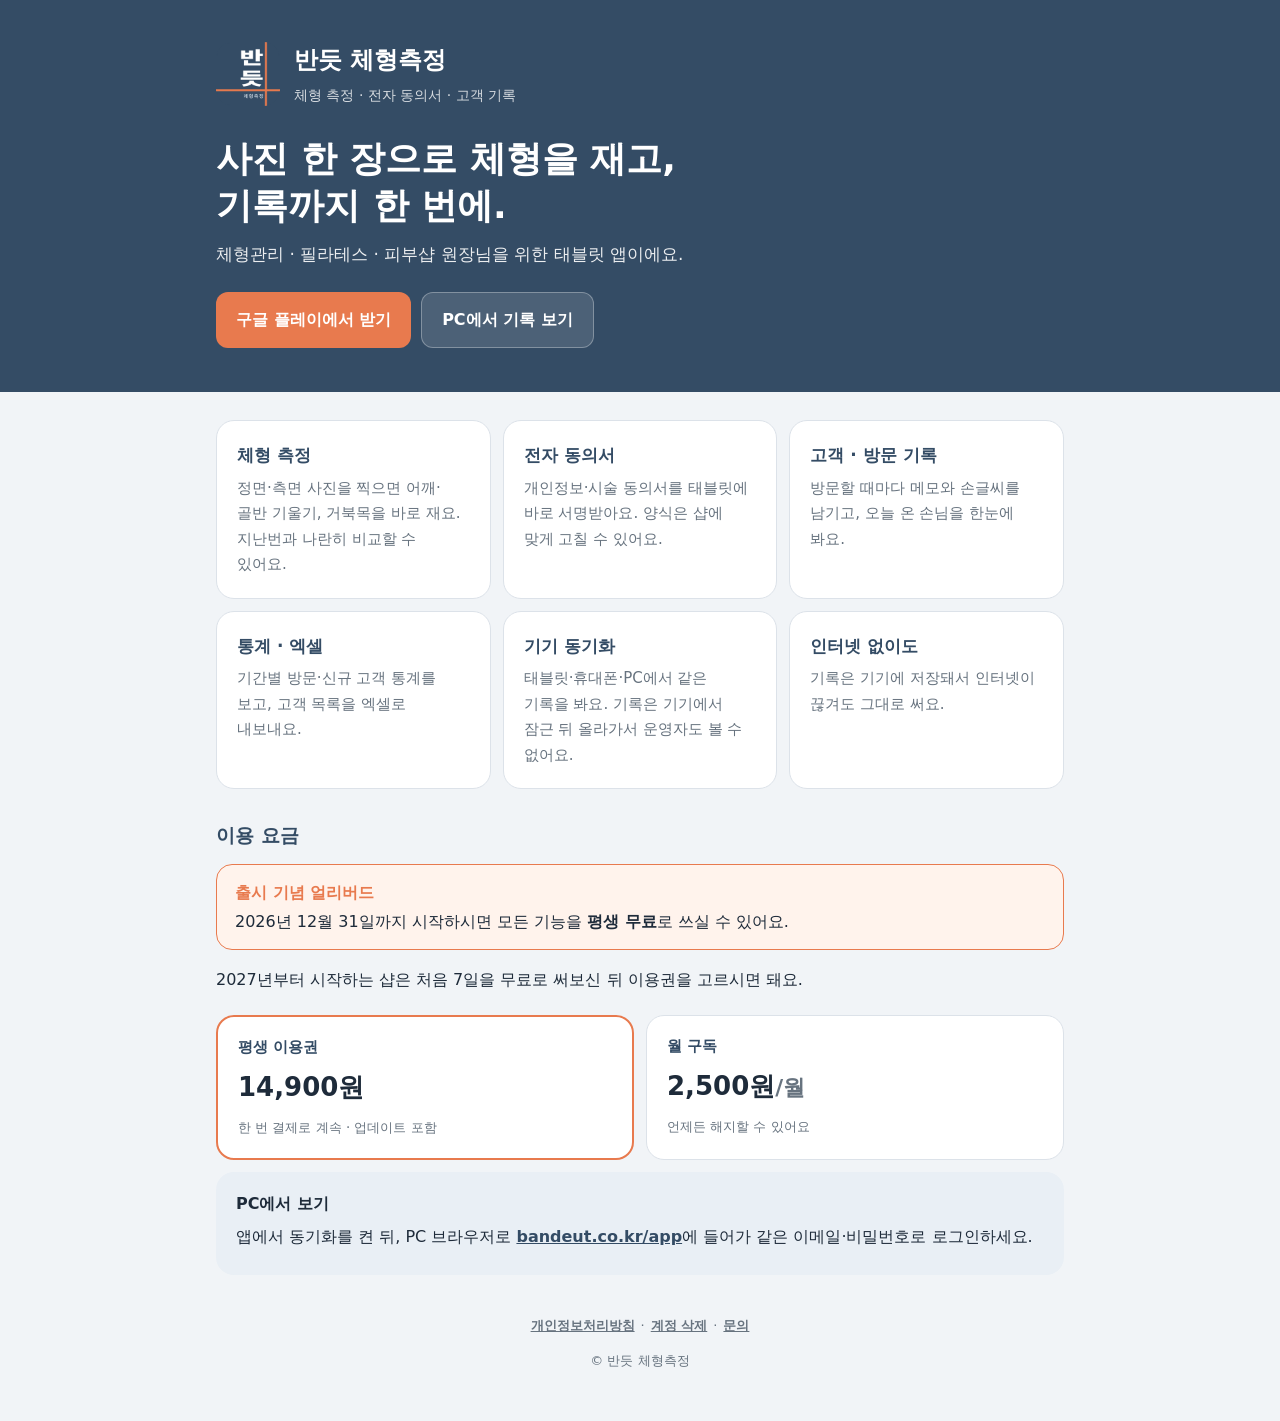
<file: index.html>
<!doctype html>
<html lang="ko">
<head>
<meta charset="utf-8">
<meta name="viewport" content="width=device-width,initial-scale=1">
<title>반듯 체형측정</title>
<meta name="description" content="사진 한 장으로 체형을 재고, 동의서와 고객 기록까지 한 번에. 1인 샵을 위한 체형측정 앱 반듯.">
<meta property="og:title" content="반듯 체형측정">
<meta property="og:description" content="사진 한 장으로 체형 측정 · 전자 동의서 · 고객 기록">
<meta property="og:image" content="https://bandeut.co.kr/icon.png">
<link rel="icon" href="icon.png">
<style>
:root{--navy:#344c65;--accent:#e87a4e;--ink:#1e2b3a;--muted:#67737f;--line:#dce2e9;--bg:#f1f4f7;--paper:#fff;--soft:#e9eff5}
*{box-sizing:border-box}
body{margin:0;background:var(--bg);color:var(--ink);font-family:"Pretendard","Apple SD Gothic Neo","Malgun Gothic",system-ui,sans-serif;font-size:16px;line-height:1.7;word-break:keep-all}
.w{max-width:880px;margin:0 auto;padding:0 16px}
header{background:var(--navy);color:#fff;padding:40px 0 44px}
.brand{display:flex;align-items:center;gap:14px}
.brand img{width:64px;height:64px;border-radius:16px}
.brand b{display:block;font-size:24px}
.brand span{font-size:14px;opacity:.8}
h1{font-size:clamp(26px,5vw,36px);line-height:1.3;margin:28px 0 10px}
.lead{font-size:17px;opacity:.9;margin:0 0 24px}
.cta{display:flex;flex-wrap:wrap;gap:10px}
.btn{display:inline-flex;align-items:center;gap:8px;padding:13px 20px;border-radius:12px;font-weight:700;text-decoration:none;font-size:16px}
.btn.main{background:var(--accent);color:#fff}
.btn.sub{background:rgba(255,255,255,.12);color:#fff;border:1px solid rgba(255,255,255,.3)}
main{padding:28px 0 40px}
.grid{display:grid;grid-template-columns:repeat(auto-fit,minmax(240px,1fr));gap:12px}
.card{background:var(--paper);border:1px solid var(--line);border-radius:18px;padding:20px}
.card h2{font-size:17px;margin:0 0 6px;color:var(--navy)}
.card p{margin:0;color:var(--muted);font-size:15px}
.price{margin-top:22px}
.price .row{display:flex;flex-wrap:wrap;gap:12px}
.plan{flex:1 1 220px;background:var(--paper);border:1px solid var(--line);border-radius:18px;padding:18px 20px}
.plan.best{border:2px solid var(--accent)}
.plan b{display:block;font-size:15px;color:var(--navy)}
.plan .p{font-size:26px;font-weight:800;margin:4px 0}
.plan small{color:var(--muted)}
h3{font-size:19px;margin:30px 0 12px;color:var(--navy)}
.pc{background:var(--soft);border-radius:18px;padding:18px 20px;margin-top:12px}
.pc p{margin:0 0 6px}
a{color:var(--navy);font-weight:600}
.early{background:#fff3ec;border:1.5px solid var(--accent);border-radius:16px;padding:14px 18px;margin:0 0 10px;color:var(--ink)}
.early b:first-child{display:block;color:var(--accent);margin-bottom:2px}
footer{text-align:center;color:var(--muted);font-size:13px;padding:0 16px 36px}
footer a{color:var(--muted);margin:0 6px}
</style>
</head>
<body>
<header><div class="w">
  <div class="brand"><img src="icon.png" alt=""><div><b>반듯 체형측정</b><span>체형 측정 · 전자 동의서 · 고객 기록</span></div></div>
  <h1>사진 한 장으로 체형을 재고,<br>기록까지 한 번에.</h1>
  <p class="lead">체형관리 · 필라테스 · 피부샵 원장님을 위한 태블릿 앱이에요.</p>
  <div class="cta">
    <a class="btn main" href="https://play.google.com/store/apps/details?id=kr.bandeut.app">구글 플레이에서 받기</a>
    <a class="btn sub" href="app/">PC에서 기록 보기</a>
  </div>
</div></header>
<main><div class="w">
  <div class="grid">
    <div class="card"><h2>체형 측정</h2><p>정면·측면 사진을 찍으면 어깨·골반 기울기, 거북목을 바로 재요. 지난번과 나란히 비교할 수 있어요.</p></div>
    <div class="card"><h2>전자 동의서</h2><p>개인정보·시술 동의서를 태블릿에 바로 서명받아요. 양식은 샵에 맞게 고칠 수 있어요.</p></div>
    <div class="card"><h2>고객 · 방문 기록</h2><p>방문할 때마다 메모와 손글씨를 남기고, 오늘 온 손님을 한눈에 봐요.</p></div>
    <div class="card"><h2>통계 · 엑셀</h2><p>기간별 방문·신규 고객 통계를 보고, 고객 목록을 엑셀로 내보내요.</p></div>
    <div class="card"><h2>기기 동기화</h2><p>태블릿·휴대폰·PC에서 같은 기록을 봐요. 기록은 기기에서 잠근 뒤 올라가서 운영자도 볼 수 없어요.</p></div>
    <div class="card"><h2>인터넷 없이도</h2><p>기록은 기기에 저장돼서 인터넷이 끊겨도 그대로 써요.</p></div>
  </div>

  <h3>이용 요금</h3>
  <div class="early"><b>출시 기념 얼리버드</b> 2026년 12월 31일까지 시작하시면 모든 기능을 <b>평생 무료</b>로 쓰실 수 있어요.</div>
  <p>2027년부터 시작하는 샵은 처음 7일을 무료로 써보신 뒤 이용권을 고르시면 돼요.</p>
  <div class="price"><div class="row">
    <div class="plan best"><b>평생 이용권</b><div class="p">14,900원</div><small>한 번 결제로 계속 · 업데이트 포함</small></div>
    <div class="plan"><b>월 구독</b><div class="p">2,500원<small>/월</small></div><small>언제든 해지할 수 있어요</small></div>
  </div></div>

  <div class="pc">
    <p><b>PC에서 보기</b></p>
    <p>앱에서 동기화를 켠 뒤, PC 브라우저로 <a href="app/">bandeut.co.kr/app</a>에 들어가 같은 이메일·비밀번호로 로그인하세요.</p>
  </div>
</div></main>
<footer>
  <a href="privacy.html">개인정보처리방침</a>·<a href="delete-account.html">계정 삭제</a>·<a href="mailto:arsirin@naver.com">문의</a>
  <p>© 반듯 체형측정</p>
</footer>
</body>
</html>
</file>
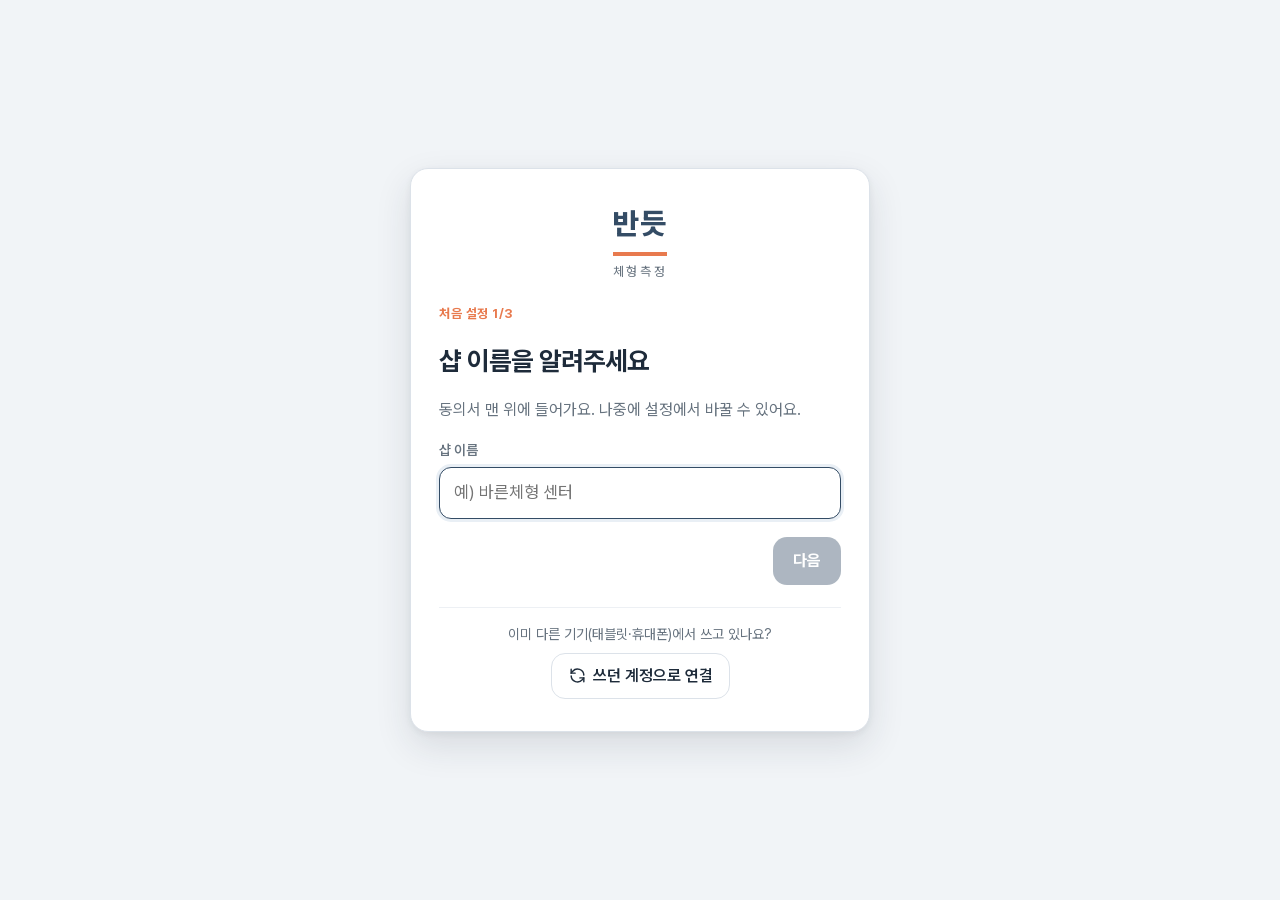
<file: app/index.html>
<!doctype html>
<html lang="ko">
<head><meta name="robots" content="noindex">
<meta charset="utf-8">
<meta name="viewport" content="width=device-width,initial-scale=1,viewport-fit=cover,user-scalable=no">
<meta name="color-scheme" content="light">
<title>반듯 체형측정</title>
<link rel="stylesheet" href="fonts.css">
<link rel="stylesheet" href="style.css">
</head>
<body>
<div id="app"><div class="boot">불러오는 중…</div></div>
<script type="module" src="app.js"></script>
</body>
</html>
</file>
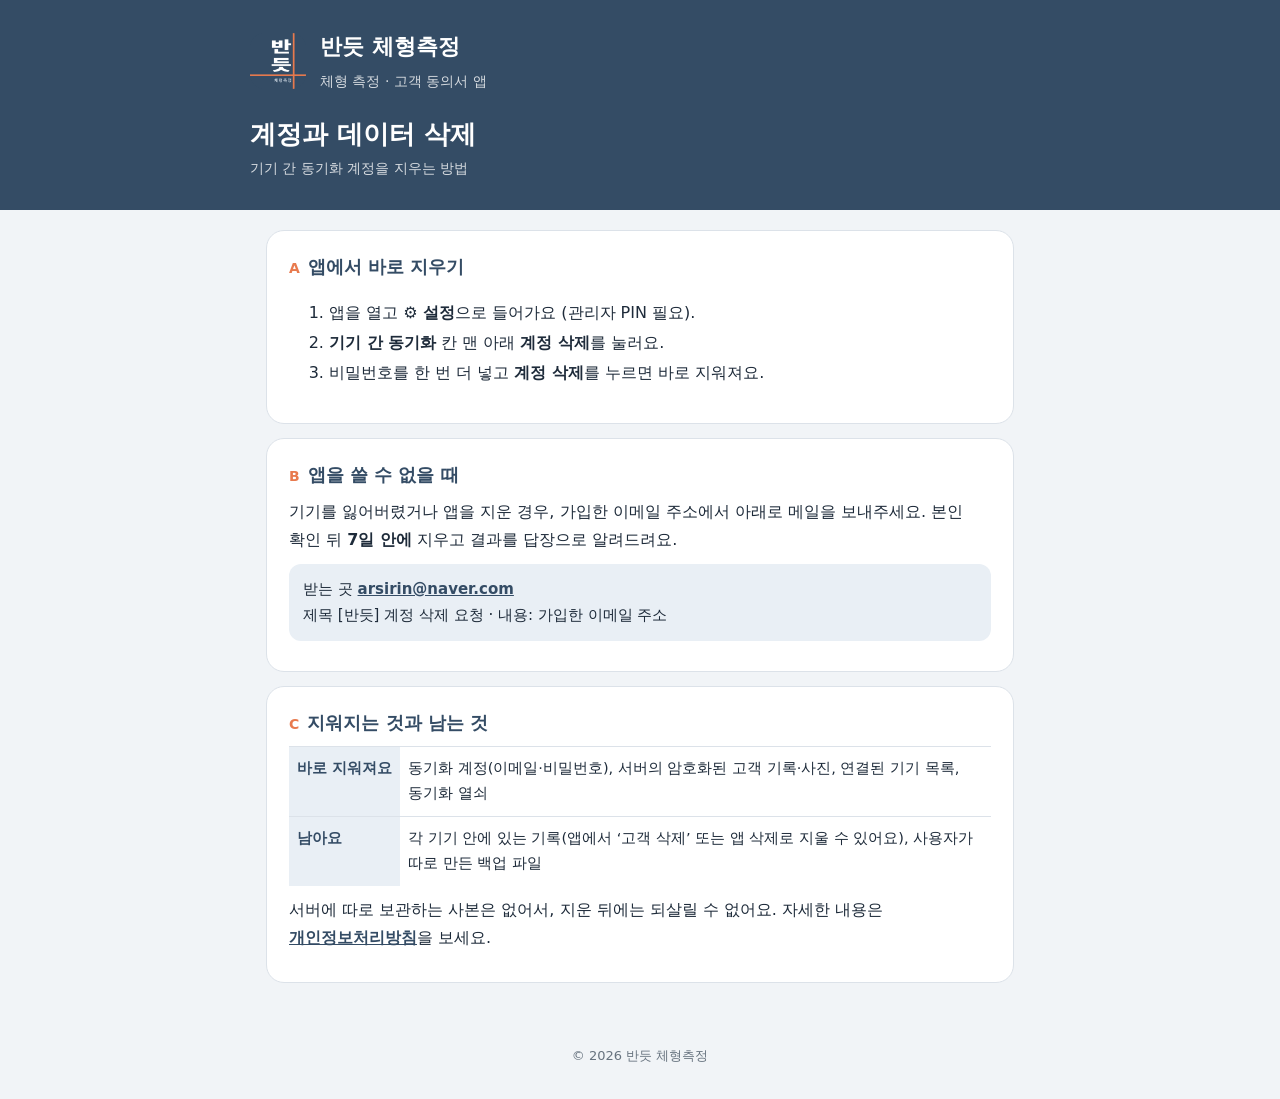
<file: delete-account.html>
<!doctype html>
<html lang="ko">
<head>
<meta charset="utf-8">
<meta name="viewport" content="width=device-width,initial-scale=1">
<title>반듯 체형측정 계정 삭제</title>
<meta name="description" content="반듯 체형측정 동기화 계정과 서버 기록을 지우는 방법을 안내합니다.">
<link rel="icon" href="icon.png">
<style>
:root{--navy:#344c65;--accent:#e87a4e;--ink:#1e2b3a;--muted:#67737f;--line:#dce2e9;--bg:#f1f4f7;--paper:#fff;--soft:#e9eff5}
*{box-sizing:border-box}
body{margin:0;background:var(--bg);color:var(--ink);font-family:"Pretendard","Apple SD Gothic Neo","Malgun Gothic",system-ui,sans-serif;font-size:16px;line-height:1.75;word-break:keep-all}
header{background:var(--navy);color:#fff;padding:28px 16px 30px}
.w{max-width:780px;margin:0 auto}
.brand{display:flex;align-items:center;gap:14px}
.brand img{width:56px;height:56px;border-radius:14px}
.brand b{display:block;font-size:22px}
.brand span{font-size:14px;opacity:.8}
h1{font-size:26px;margin:22px 0 4px;line-height:1.35}
.date{font-size:14px;opacity:.8}
main{padding:20px 16px 48px}
section{background:var(--paper);border:1px solid var(--line);border-radius:18px;padding:20px 22px;margin:0 0 14px}
h2{font-size:18px;margin:0 0 8px;color:var(--navy);display:flex;gap:8px;align-items:baseline}
h2 i{font-style:normal;color:var(--accent);font-size:14px;font-weight:800}
p{margin:0 0 10px}
ul{margin:0 0 10px;padding-left:20px}
li{margin:2px 0}
table{width:100%;border-collapse:collapse;font-size:14.5px;margin:6px 0 10px}
th,td{border-top:1px solid var(--line);padding:9px 8px;text-align:left;vertical-align:top}
th{background:var(--soft);color:var(--navy);font-weight:700;white-space:nowrap}
.note{background:var(--soft);border-radius:12px;padding:12px 14px;font-size:15px}
.key{background:#fdefe8;border-radius:12px;padding:12px 14px;font-size:15px}
a{color:var(--navy);font-weight:600}
footer{text-align:center;color:var(--muted);font-size:13px;padding:0 16px 32px}
@media (max-width:520px){section{padding:16px}table{font-size:13.5px}th,td{padding:7px 5px}}
</style>
</head>
<body>
<header><div class="w">
  <div class="brand"><img src="icon.png" alt=""><div><b>반듯 체형측정</b><span>체형 측정 · 고객 동의서 앱</span></div></div>
  <h1>계정과 데이터 삭제</h1>
  <div class="date">기기 간 동기화 계정을 지우는 방법</div>
</div></header>
<main class="w">
<section>
  <h2><i>A</i>앱에서 바로 지우기</h2>
  <ol>
    <li>앱을 열고 <b>⚙ 설정</b>으로 들어가요 (관리자 PIN 필요).</li>
    <li><b>기기 간 동기화</b> 칸 맨 아래 <b>계정 삭제</b>를 눌러요.</li>
    <li>비밀번호를 한 번 더 넣고 <b>계정 삭제</b>를 누르면 바로 지워져요.</li>
  </ol>
</section>
<section>
  <h2><i>B</i>앱을 쓸 수 없을 때</h2>
  <p>기기를 잃어버렸거나 앱을 지운 경우, 가입한 이메일 주소에서 아래로 메일을 보내주세요. 본인 확인 뒤 <b>7일 안에</b> 지우고 결과를 답장으로 알려드려요.</p>
  <p class="note">받는 곳 <a href="mailto:arsirin@naver.com?subject=%5B%EB%B0%98%EB%93%AF%5D%20%EA%B3%84%EC%A0%95%20%EC%82%AD%EC%A0%9C%20%EC%9A%94%EC%B2%AD">arsirin@naver.com</a><br>제목 [반듯] 계정 삭제 요청 · 내용: 가입한 이메일 주소</p>
</section>
<section>
  <h2><i>C</i>지워지는 것과 남는 것</h2>
  <table>
    <tr><th>바로 지워져요</th><td>동기화 계정(이메일·비밀번호), 서버의 암호화된 고객 기록·사진, 연결된 기기 목록, 동기화 열쇠</td></tr>
    <tr><th>남아요</th><td>각 기기 안에 있는 기록(앱에서 ‘고객 삭제’ 또는 앱 삭제로 지울 수 있어요), 사용자가 따로 만든 백업 파일</td></tr>
  </table>
  <p>서버에 따로 보관하는 사본은 없어서, 지운 뒤에는 되살릴 수 없어요. 자세한 내용은 <a href="privacy.html">개인정보처리방침</a>을 보세요.</p>
</section>
</main>
<footer>© 2026 반듯 체형측정</footer>
</body>
</html>
</file>
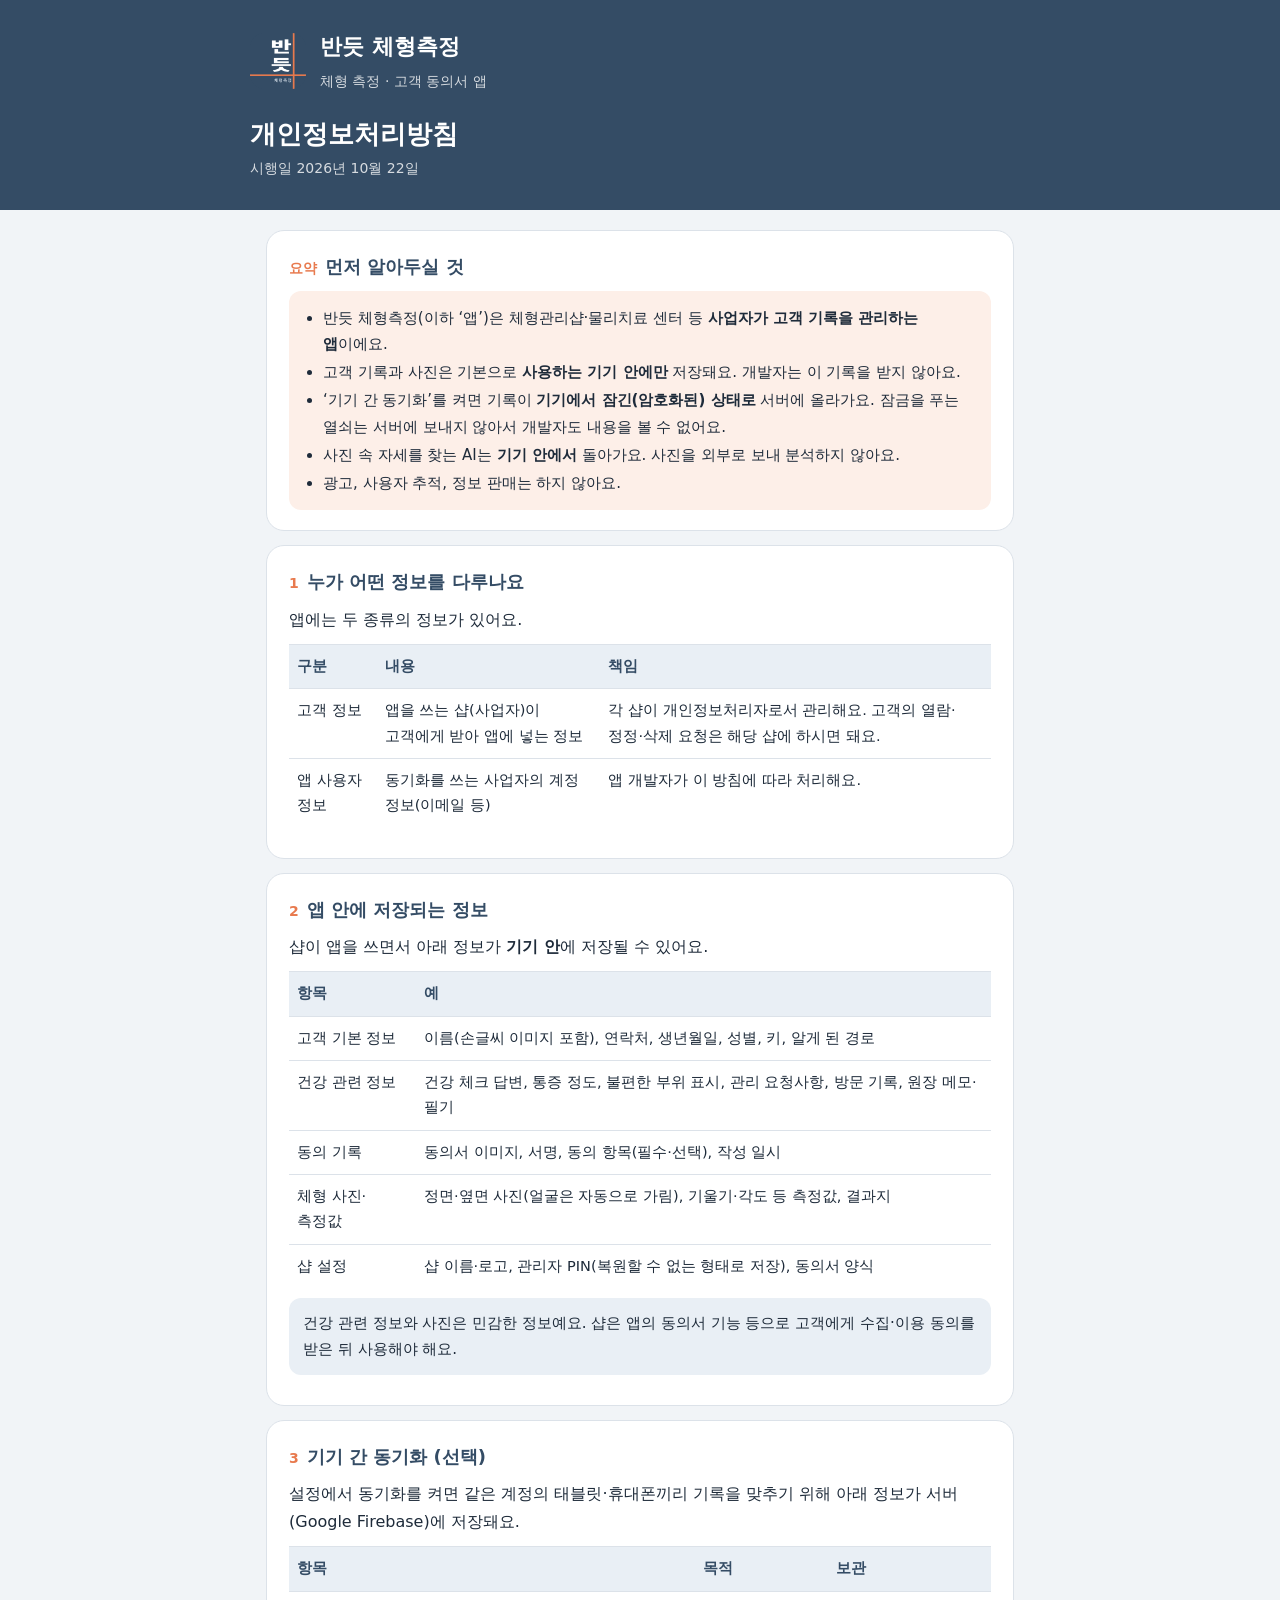
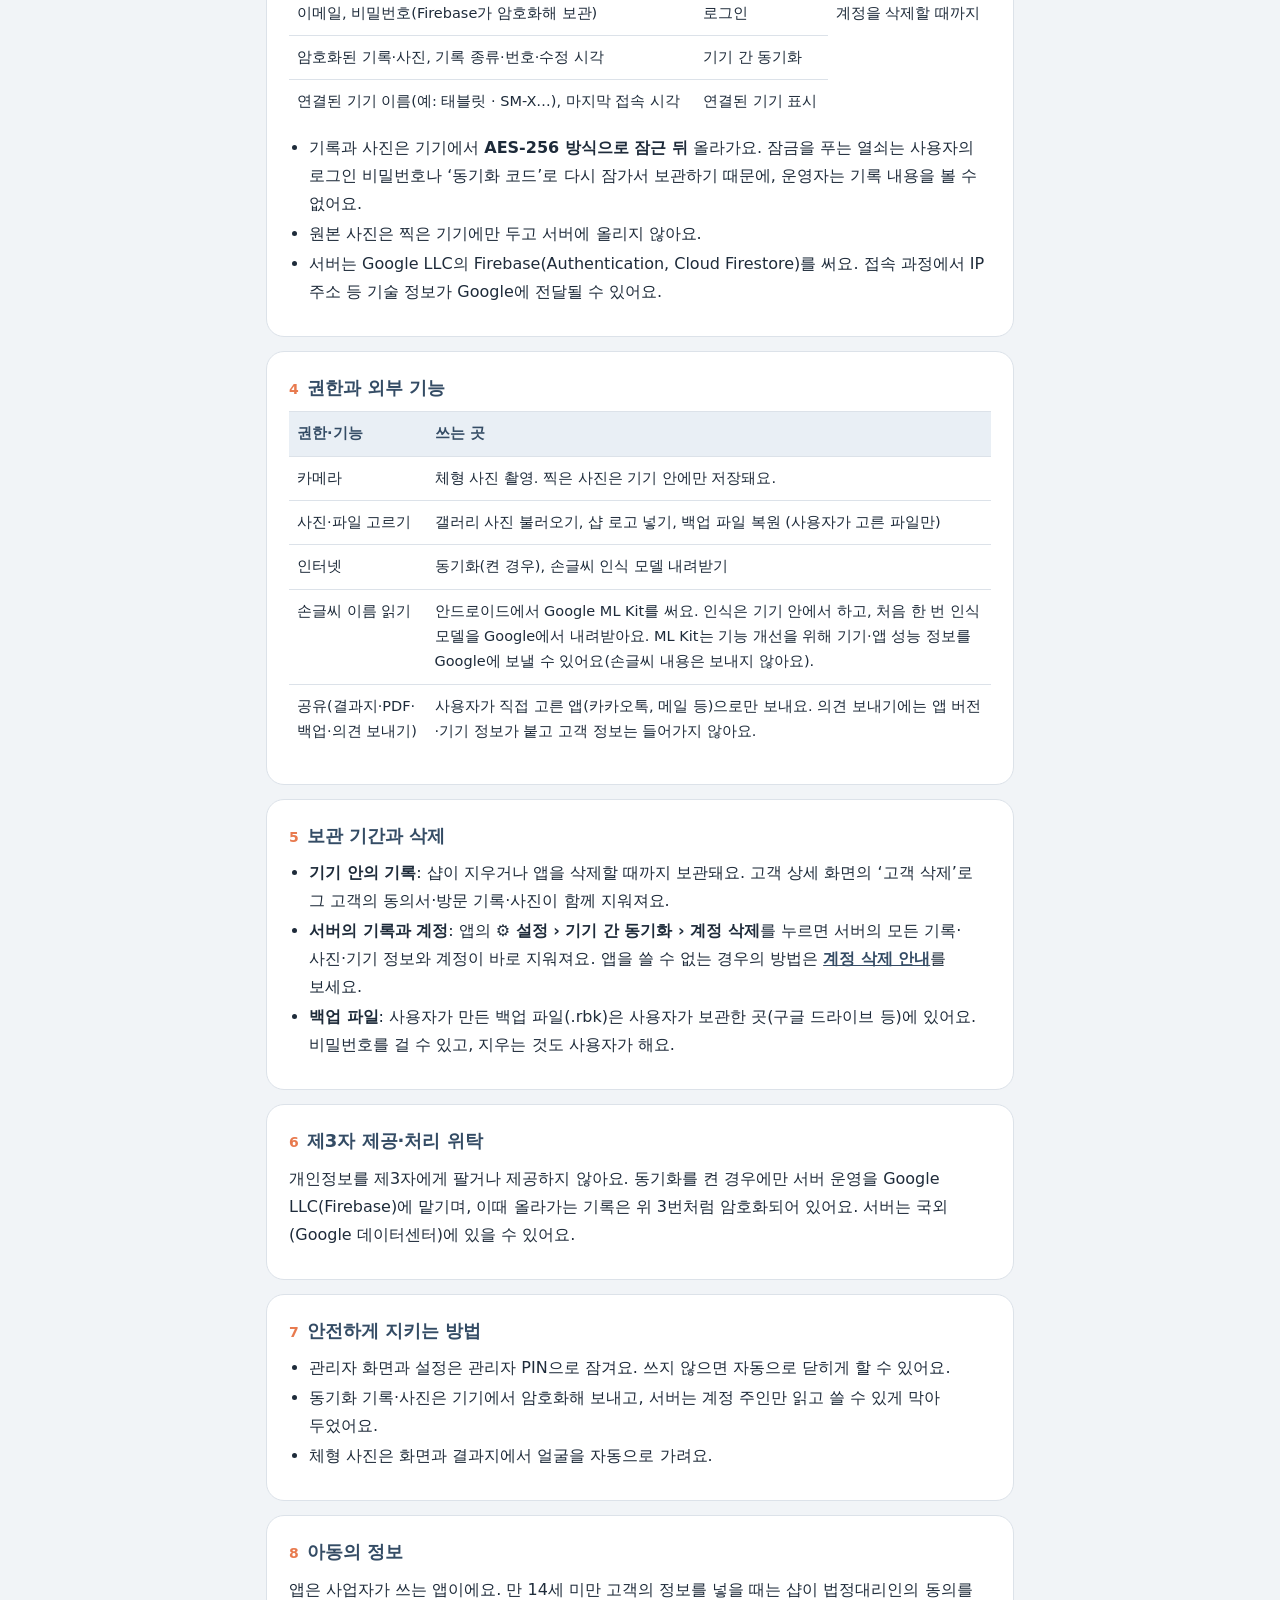
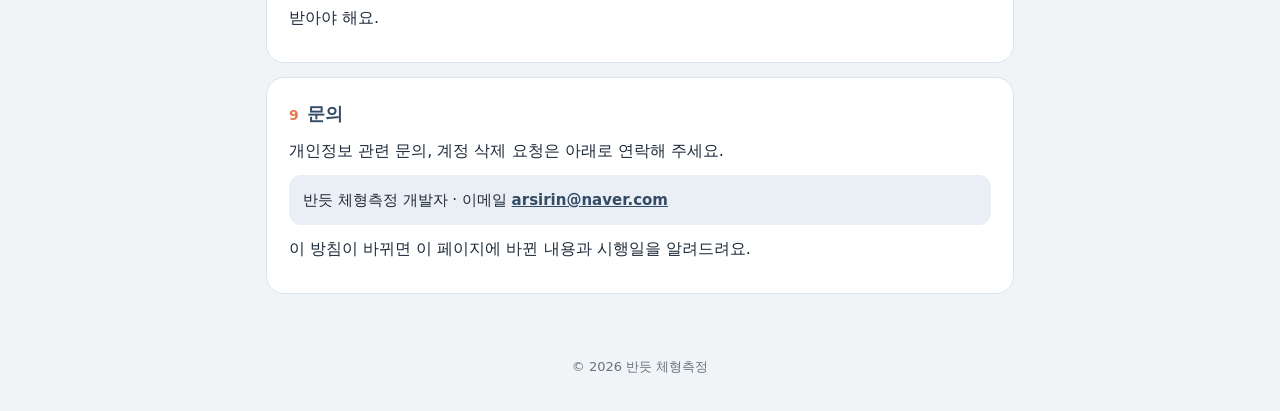
<file: privacy.html>
<!doctype html>
<html lang="ko">
<head>
<meta charset="utf-8">
<meta name="viewport" content="width=device-width,initial-scale=1">
<title>반듯 체형측정 개인정보처리방침</title>
<meta name="description" content="반듯 체형측정 앱이 어떤 정보를 어디에 저장하고 어떻게 지우는지 안내합니다.">
<link rel="icon" href="icon.png">
<style>
:root{--navy:#344c65;--accent:#e87a4e;--ink:#1e2b3a;--muted:#67737f;--line:#dce2e9;--bg:#f1f4f7;--paper:#fff;--soft:#e9eff5}
*{box-sizing:border-box}
body{margin:0;background:var(--bg);color:var(--ink);font-family:"Pretendard","Apple SD Gothic Neo","Malgun Gothic",system-ui,sans-serif;font-size:16px;line-height:1.75;word-break:keep-all}
header{background:var(--navy);color:#fff;padding:28px 16px 30px}
.w{max-width:780px;margin:0 auto}
.brand{display:flex;align-items:center;gap:14px}
.brand img{width:56px;height:56px;border-radius:14px}
.brand b{display:block;font-size:22px}
.brand span{font-size:14px;opacity:.8}
h1{font-size:26px;margin:22px 0 4px;line-height:1.35}
.date{font-size:14px;opacity:.8}
main{padding:20px 16px 48px}
section{background:var(--paper);border:1px solid var(--line);border-radius:18px;padding:20px 22px;margin:0 0 14px}
h2{font-size:18px;margin:0 0 8px;color:var(--navy);display:flex;gap:8px;align-items:baseline}
h2 i{font-style:normal;color:var(--accent);font-size:14px;font-weight:800}
p{margin:0 0 10px}
ul{margin:0 0 10px;padding-left:20px}
li{margin:2px 0}
table{width:100%;border-collapse:collapse;font-size:14.5px;margin:6px 0 10px}
th,td{border-top:1px solid var(--line);padding:9px 8px;text-align:left;vertical-align:top}
th{background:var(--soft);color:var(--navy);font-weight:700;white-space:nowrap}
.note{background:var(--soft);border-radius:12px;padding:12px 14px;font-size:15px}
.key{background:#fdefe8;border-radius:12px;padding:12px 14px;font-size:15px}
a{color:var(--navy);font-weight:600}
footer{text-align:center;color:var(--muted);font-size:13px;padding:0 16px 32px}
@media (max-width:520px){section{padding:16px}table{font-size:13.5px}th,td{padding:7px 5px}}
</style>
</head>
<body>
<header><div class="w">
  <div class="brand"><img src="icon.png" alt=""><div><b>반듯 체형측정</b><span>체형 측정 · 고객 동의서 앱</span></div></div>
  <h1>개인정보처리방침</h1>
  <div class="date">시행일 2026년 10월 22일</div>
</div></header>
<main class="w">

<section>
  <h2><i>요약</i>먼저 알아두실 것</h2>
  <div class="key">
    <ul style="margin:0">
      <li>반듯 체형측정(이하 ‘앱’)은 체형관리샵·물리치료 센터 등 <b>사업자가 고객 기록을 관리하는 앱</b>이에요.</li>
      <li>고객 기록과 사진은 기본으로 <b>사용하는 기기 안에만</b> 저장돼요. 개발자는 이 기록을 받지 않아요.</li>
      <li>‘기기 간 동기화’를 켜면 기록이 <b>기기에서 잠긴(암호화된) 상태로</b> 서버에 올라가요. 잠금을 푸는 열쇠는 서버에 보내지 않아서 개발자도 내용을 볼 수 없어요.</li>
      <li>사진 속 자세를 찾는 AI는 <b>기기 안에서</b> 돌아가요. 사진을 외부로 보내 분석하지 않아요.</li>
      <li>광고, 사용자 추적, 정보 판매는 하지 않아요.</li>
    </ul>
  </div>
</section>

<section>
  <h2><i>1</i>누가 어떤 정보를 다루나요</h2>
  <p>앱에는 두 종류의 정보가 있어요.</p>
  <table>
    <tr><th>구분</th><th>내용</th><th>책임</th></tr>
    <tr><td>고객 정보</td><td>앱을 쓰는 샵(사업자)이 고객에게 받아 앱에 넣는 정보</td><td>각 샵이 개인정보처리자로서 관리해요. 고객의 열람·정정·삭제 요청은 해당 샵에 하시면 돼요.</td></tr>
    <tr><td>앱 사용자 정보</td><td>동기화를 쓰는 사업자의 계정 정보(이메일 등)</td><td>앱 개발자가 이 방침에 따라 처리해요.</td></tr>
  </table>
</section>

<section>
  <h2><i>2</i>앱 안에 저장되는 정보</h2>
  <p>샵이 앱을 쓰면서 아래 정보가 <b>기기 안</b>에 저장될 수 있어요.</p>
  <table>
    <tr><th>항목</th><th>예</th></tr>
    <tr><td>고객 기본 정보</td><td>이름(손글씨 이미지 포함), 연락처, 생년월일, 성별, 키, 알게 된 경로</td></tr>
    <tr><td>건강 관련 정보</td><td>건강 체크 답변, 통증 정도, 불편한 부위 표시, 관리 요청사항, 방문 기록, 원장 메모·필기</td></tr>
    <tr><td>동의 기록</td><td>동의서 이미지, 서명, 동의 항목(필수·선택), 작성 일시</td></tr>
    <tr><td>체형 사진·측정값</td><td>정면·옆면 사진(얼굴은 자동으로 가림), 기울기·각도 등 측정값, 결과지</td></tr>
    <tr><td>샵 설정</td><td>샵 이름·로고, 관리자 PIN(복원할 수 없는 형태로 저장), 동의서 양식</td></tr>
  </table>
  <p class="note">건강 관련 정보와 사진은 민감한 정보예요. 샵은 앱의 동의서 기능 등으로 고객에게 수집·이용 동의를 받은 뒤 사용해야 해요.</p>
</section>

<section>
  <h2><i>3</i>기기 간 동기화 (선택)</h2>
  <p>설정에서 동기화를 켜면 같은 계정의 태블릿·휴대폰끼리 기록을 맞추기 위해 아래 정보가 서버(Google Firebase)에 저장돼요.</p>
  <table>
    <tr><th>항목</th><th>목적</th><th>보관</th></tr>
    <tr><td>이메일, 비밀번호(Firebase가 암호화해 보관)</td><td>로그인</td><td rowspan="3">계정을 삭제할 때까지</td></tr>
    <tr><td>암호화된 기록·사진, 기록 종류·번호·수정 시각</td><td>기기 간 동기화</td></tr>
    <tr><td>연결된 기기 이름(예: 태블릿 · SM-X…), 마지막 접속 시각</td><td>연결된 기기 표시</td></tr>
  </table>
  <ul>
    <li>기록과 사진은 기기에서 <b>AES-256 방식으로 잠근 뒤</b> 올라가요. 잠금을 푸는 열쇠는 사용자의 로그인 비밀번호나 ‘동기화 코드’로 다시 잠가서 보관하기 때문에, 운영자는 기록 내용을 볼 수 없어요.</li>
    <li>원본 사진은 찍은 기기에만 두고 서버에 올리지 않아요.</li>
    <li>서버는 Google LLC의 Firebase(Authentication, Cloud Firestore)를 써요. 접속 과정에서 IP 주소 등 기술 정보가 Google에 전달될 수 있어요.</li>
  </ul>
</section>

<section>
  <h2><i>4</i>권한과 외부 기능</h2>
  <table>
    <tr><th>권한·기능</th><th>쓰는 곳</th></tr>
    <tr><td>카메라</td><td>체형 사진 촬영. 찍은 사진은 기기 안에만 저장돼요.</td></tr>
    <tr><td>사진·파일 고르기</td><td>갤러리 사진 불러오기, 샵 로고 넣기, 백업 파일 복원 (사용자가 고른 파일만)</td></tr>
    <tr><td>인터넷</td><td>동기화(켠 경우), 손글씨 인식 모델 내려받기</td></tr>
    <tr><td>손글씨 이름 읽기</td><td>안드로이드에서 Google ML Kit를 써요. 인식은 기기 안에서 하고, 처음 한 번 인식 모델을 Google에서 내려받아요. ML Kit는 기능 개선을 위해 기기·앱 성능 정보를 Google에 보낼 수 있어요(손글씨 내용은 보내지 않아요).</td></tr>
    <tr><td>공유(결과지·PDF·백업·의견 보내기)</td><td>사용자가 직접 고른 앱(카카오톡, 메일 등)으로만 보내요. 의견 보내기에는 앱 버전·기기 정보가 붙고 고객 정보는 들어가지 않아요.</td></tr>
  </table>
</section>

<section>
  <h2><i>5</i>보관 기간과 삭제</h2>
  <ul>
    <li><b>기기 안의 기록</b>: 샵이 지우거나 앱을 삭제할 때까지 보관돼요. 고객 상세 화면의 ‘고객 삭제’로 그 고객의 동의서·방문 기록·사진이 함께 지워져요.</li>
    <li><b>서버의 기록과 계정</b>: 앱의 <b>⚙ 설정 › 기기 간 동기화 › 계정 삭제</b>를 누르면 서버의 모든 기록·사진·기기 정보와 계정이 바로 지워져요. 앱을 쓸 수 없는 경우의 방법은 <a href="delete-account.html">계정 삭제 안내</a>를 보세요.</li>
    <li><b>백업 파일</b>: 사용자가 만든 백업 파일(.rbk)은 사용자가 보관한 곳(구글 드라이브 등)에 있어요. 비밀번호를 걸 수 있고, 지우는 것도 사용자가 해요.</li>
  </ul>
</section>

<section>
  <h2><i>6</i>제3자 제공·처리 위탁</h2>
  <p>개인정보를 제3자에게 팔거나 제공하지 않아요. 동기화를 켠 경우에만 서버 운영을 Google LLC(Firebase)에 맡기며, 이때 올라가는 기록은 위 3번처럼 암호화되어 있어요. 서버는 국외(Google 데이터센터)에 있을 수 있어요.</p>
</section>

<section>
  <h2><i>7</i>안전하게 지키는 방법</h2>
  <ul>
    <li>관리자 화면과 설정은 관리자 PIN으로 잠겨요. 쓰지 않으면 자동으로 닫히게 할 수 있어요.</li>
    <li>동기화 기록·사진은 기기에서 암호화해 보내고, 서버는 계정 주인만 읽고 쓸 수 있게 막아 두었어요.</li>
    <li>체형 사진은 화면과 결과지에서 얼굴을 자동으로 가려요.</li>
  </ul>
</section>

<section>
  <h2><i>8</i>아동의 정보</h2>
  <p>앱은 사업자가 쓰는 앱이에요. 만 14세 미만 고객의 정보를 넣을 때는 샵이 법정대리인의 동의를 받아야 해요.</p>
</section>

<section>
  <h2><i>9</i>문의</h2>
  <p>개인정보 관련 문의, 계정 삭제 요청은 아래로 연락해 주세요.</p>
  <p class="note">반듯 체형측정 개발자 · 이메일 <a href="mailto:arsirin@naver.com">arsirin@naver.com</a></p>
  <p>이 방침이 바뀌면 이 페이지에 바뀐 내용과 시행일을 알려드려요.</p>
</section>

</main>
<footer>© 2026 반듯 체형측정</footer>
</body>
</html>
</file>
<file: app/fonts.css>
@font-face{font-family:'Pretendard';font-weight:45 920;font-style:normal;font-display:swap;src:url(fonts/PretendardVariable.woff2) format('woff2-variations');}
</file>
<file: app/style.css>
/* 반듯 체형측정 — 남색(#344C65)·주황(#E87A4E). 태블릿 세로·가로, 휴대폰까지
 * 자리 규칙: 전체 화면은 왼쪽 위 '닫기', 오른쪽 위 '저장·완료' / 확인창은 아래 오른쪽 [취소][확인] */
:root{
  --bg:#f1f4f7; --paper:#ffffff; --ink:#1e2b3a; --muted:#67737f; --line:#dce2e9; --hair:#edf0f4;
  --navy:#344c65; --navy-2:#273a4e; --navy-soft:#e9eff5;
  --slate:var(--navy); --slate-2:var(--navy-2); --slate-soft:var(--navy-soft);
  --accent:#e87a4e; --accent-2:#d2643a; --accent-soft:#fdefe8;
  --ok:#2f8a5f; --ok-soft:#e4f4eb; --warn:#c2452f; --warn-soft:#fbe9e6;
  --sh1:0 1px 2px rgba(30,43,58,.05),0 2px 10px rgba(30,43,58,.05);
  --sh2:0 2px 6px rgba(30,43,58,.06),0 14px 36px rgba(30,43,58,.12);
  --f:"Pretendard","Apple SD Gothic Neo","Malgun Gothic",sans-serif;
  /* 휴대폰 위·아래 막대(상태 표시줄, 뒤로가기·홈 버튼) 높이: 앱이 넣어주는 값 우선, 없으면 브라우저 값 */
  --satx:var(--safe-area-inset-top,env(safe-area-inset-top,0px)); --sabx:var(--safe-area-inset-bottom,env(safe-area-inset-bottom,0px));
  --salx:var(--safe-area-inset-left,env(safe-area-inset-left,0px)); --sarx:var(--safe-area-inset-right,env(safe-area-inset-right,0px));
  --sat:var(--satx); --sab:var(--sabx);
}
*{box-sizing:border-box;-webkit-tap-highlight-color:transparent}
html,body{margin:0;height:100%;background:var(--bg)}
body{color:var(--ink);font-family:var(--f);font-size:16px;line-height:1.5;-webkit-user-select:none;user-select:none;overscroll-behavior:none}
input,textarea{-webkit-user-select:text;user-select:text}
[hidden]{display:none!important}
button{font:inherit;color:inherit;cursor:pointer;touch-action:manipulation}
input,textarea,select{font:inherit;color:inherit}
.boot{min-height:100vh;display:grid;place-items:center;color:var(--muted)}
.muted{color:var(--muted)}
.small{font-size:13px}
.grow{flex:1}
.ic{width:22px;height:22px;flex:none;display:block}

/* 버튼 — 누르면 살짝 눌리는 반응 */
.btn{display:inline-flex;align-items:center;justify-content:center;gap:8px;border:none;background:var(--navy);color:#fff;border-radius:14px;padding:11px 20px;font-weight:700;min-height:48px;font-size:16px;box-shadow:0 1px 2px rgba(30,43,58,.15)}
.btn .ic{width:20px;height:20px}
.btn:disabled{opacity:.4;box-shadow:none}
.btn.accent{background:var(--accent)}
.btn.dim{background:#9aa8b7;box-shadow:none}
.ghost{display:inline-flex;align-items:center;justify-content:center;gap:6px;border:1px solid var(--line);background:var(--paper);color:var(--ink);border-radius:14px;padding:9px 16px;min-height:46px;font-weight:600}
.ghost .ic,.danger .ic{width:19px;height:19px}
.ghost:disabled{opacity:.45}
.danger{display:inline-flex;align-items:center;justify-content:center;gap:6px;border:1px solid color-mix(in srgb,var(--warn) 40%,var(--line));background:var(--paper);color:var(--warn);border-radius:14px;padding:9px 16px;min-height:46px;font-weight:600}
.danger.solid{background:var(--warn);color:#fff;border-color:var(--warn)}
.link{border:none;background:none;color:var(--muted);padding:8px;font-size:14px;text-decoration:underline;text-underline-offset:3px}
.iconbtn{display:inline-grid;place-items:center;width:46px;height:46px;border-radius:14px;border:1px solid var(--line);background:var(--paper);color:var(--ink);padding:0;flex:none}
.iconbtn.lbl{display:inline-flex;align-items:center;gap:6px;width:auto;padding:0 14px;font-weight:600;font-size:15px}
.iconbtn.lbl .ic{width:20px;height:20px}
.backbtn{display:inline-flex;align-items:center;gap:1px;border:none;background:none;color:var(--navy);font-weight:700;font-size:16px;min-height:46px;padding:0 12px 0 2px;border-radius:12px;flex:none;white-space:nowrap}
.backbtn .ic{width:26px;height:26px}
.btn,.ghost,.danger,.iconbtn,.backbtn,.tbtn,.capbtn,.act,.crow,.sitem,.srow,.pad button,.key,.vg,.seg button,.switch,.fab,.zoomer button,.pw,.pc,.incard,.vrow,.csrow,.chip{transition:transform .08s ease,background-color .12s,box-shadow .12s,opacity .12s,filter .12s}
.btn:active{transform:scale(.97);filter:brightness(.9)}
.ghost:active,.danger:active,.iconbtn:active,.act:active,.capbtn:active,.zoomer button:active,.fab:active,.incard:active,.chip:active{transform:scale(.96);background:var(--hair)}
.danger.solid:active{background:#a83a27}
.backbtn:active{background:var(--navy-soft)}
.tbtn:active,.srow:active,.crow:active,.vrow:active{background:var(--hair)}
.sitem:active{transform:scale(.97)}
.card{background:var(--paper);border:1px solid var(--line);border-radius:18px;box-shadow:var(--sh1)}
.field{display:flex;flex-direction:column;gap:6px}
.field label{font-size:14px;font-weight:600;color:var(--muted)}
.field input,.field textarea,.field select{border:1px solid var(--line);border-radius:12px;padding:12px 14px;background:#fff;font-size:17px;outline:none}
.field input:focus,.field textarea:focus{border-color:var(--navy);box-shadow:0 0 0 3px var(--navy-soft)}
.phone{display:flex;align-items:center;border:1px solid var(--line);border-radius:12px;background:#fff;overflow:hidden}
.phone span{padding:12px 4px 12px 14px;color:var(--muted);font-size:17px}
.phone input{border:none!important;border-radius:0!important;padding-left:2px!important;flex:1;min-width:0;box-shadow:none!important}

/* 위쪽 막대 — 모든 전체 화면 공통 */
.top{display:flex;align-items:center;gap:8px;padding:calc(6px + var(--sat)) 12px 6px 6px;background:var(--paper);border-bottom:1px solid var(--line);min-height:calc(60px + var(--sat))}
.top h1{font-size:18px;margin:0 0 0 2px;white-space:nowrap;overflow:hidden;text-overflow:ellipsis;min-width:0}
.top .grow{flex:1}
.top .btn{min-height:44px;padding:9px 18px}
.top .ghost{min-height:44px}
.page{position:fixed;inset:0;z-index:22;background:var(--bg);display:grid;grid-template-rows:auto minmax(0,1fr)}
.pbody{overflow:auto;-webkit-overflow-scrolling:touch;min-height:0}

/* 처음 설정 · 잠금 */
.center{min-height:100vh;display:grid;place-items:center;grid-template-columns:minmax(0,1fr);padding:calc(24px + var(--sat)) 16px calc(24px + var(--sab))}
.setup{width:100%;max-width:460px;margin:0 auto;padding:32px 28px;display:flex;flex-direction:column;gap:18px;box-shadow:var(--sh2)}
.setup h1{margin:0;font-size:26px}
.setup .step{font-size:13px;font-weight:700;color:var(--accent);letter-spacing:.04em}
.logo{width:64px;height:64px;border-radius:18px;background:var(--navy);color:#fff;display:grid;place-items:center;font-size:28px;font-weight:800}
.code{font-family:ui-monospace,Menlo,monospace;font-size:26px;letter-spacing:.12em;text-align:center;background:var(--navy-soft);border-radius:12px;padding:16px;font-weight:700;-webkit-user-select:text;user-select:text}

.pin{display:flex;flex-direction:column;align-items:center;gap:18px}
.pin h2{margin:0;font-size:20px;text-align:center}
.pinico{width:56px;height:56px;border-radius:50%;background:var(--navy-soft);color:var(--navy);display:grid;place-items:center}
.pinico .ic{width:28px;height:28px}
.dots{display:flex;gap:16px;height:20px}
.dots i{width:16px;height:16px;border-radius:50%;border:2px solid var(--navy);display:block;transition:background .1s,transform .1s}
.dots i.on{background:var(--navy);transform:scale(1.1)}
.dots.shake{animation:sh .35s}
@keyframes sh{20%,60%{transform:translateX(-8px)}40%,80%{transform:translateX(8px)}}
.pad{display:grid;grid-template-columns:repeat(3,76px);gap:14px}
.pad button{width:76px;height:76px;border-radius:50%;border:1px solid var(--line);background:var(--paper);font-size:26px;font-weight:600;box-shadow:var(--sh1)}
.pad button:active{background:var(--navy);color:#fff;transform:scale(.94)}
.pad button.fn{border:none;background:none;font-size:15px;color:var(--muted);font-weight:500;box-shadow:none}
.pad button.fn:active{background:var(--hair);color:var(--ink)}
.pinmsg{min-height:22px;font-size:14px;color:var(--warn);text-align:center}

/* 고객용 첫 화면 */
.home{min-height:100vh;display:flex;flex-direction:column;padding:calc(14px + var(--sat)) 20px calc(20px + var(--sab));background:radial-gradient(900px 520px at 50% 0%,#fff 0%,rgba(255,255,255,0) 70%),var(--bg)}
.home header{display:flex;align-items:center;gap:12px;min-height:52px}
.home header .name{font-size:24px;font-weight:800;letter-spacing:-.02em;color:var(--navy);white-space:nowrap;overflow:hidden;text-overflow:ellipsis;min-width:0}
.home header .grow{flex:1}
.hero{flex:1;display:grid;place-items:center;padding:12px 0 40px}
.hero .card{max-width:640px;width:100%;padding:44px 40px 36px;text-align:center;display:flex;flex-direction:column;gap:14px;align-items:center;border-radius:28px;box-shadow:var(--sh2);border-color:transparent}
.hero h1{margin:0;font-size:34px;line-height:1.3;letter-spacing:-.02em}
.hero p{margin:0;color:var(--muted);font-size:19px;line-height:1.5}
.hero .btn{font-size:22px;min-height:72px;padding:16px 44px;margin-top:10px;border-radius:20px;gap:10px;box-shadow:0 6px 18px rgba(52,76,101,.28)}
.hero .btn .ic{width:26px;height:26px}
.hero small{font-size:14px;display:inline-flex;align-items:center;gap:5px}
.hero small .ic{width:16px;height:16px}
.hillu{width:112px;height:112px;display:block}
.hlogo{display:block;object-fit:contain;max-width:80%}
.hlogo.s{max-height:72px}.hlogo.m{max-height:120px}.hlogo.l{max-height:180px}
.steps{display:flex;align-items:flex-start;justify-content:center;gap:4px;margin:6px 0 2px;width:100%}
.stp{display:flex;flex-direction:column;align-items:center;gap:6px;font-size:14px;font-weight:600;color:var(--ink);flex:1;max-width:130px}
.stp i{width:52px;height:52px;border-radius:16px;background:var(--navy-soft);color:var(--navy);display:grid;place-items:center;font-style:normal;position:relative}
.stp i .ic{width:26px;height:26px}
.stp i b{position:absolute;left:-6px;top:-6px;width:22px;height:22px;border-radius:50%;background:var(--accent);color:#fff;font-size:12px;display:grid;place-items:center;border:2px solid #fff}
.stp.last i{background:var(--accent-soft);color:var(--accent)}
.sarrow{color:#c3ccd6;margin-top:16px}
.sarrow .ic{width:18px;height:18px}
.fab{position:fixed;right:calc(18px + var(--sarx));bottom:calc(18px + var(--sab));width:58px;height:58px;border-radius:50%;background:var(--paper);border:1px solid var(--line);box-shadow:var(--sh2);display:grid;place-items:center;color:var(--navy);z-index:5;padding:0}
.fab .ic{width:28px;height:28px}
@media (max-width:600px){.home header .name{font-size:20px}.hero .card{padding:30px 18px 26px}.hero h1{font-size:26px}.hero p{font-size:16px}.hero .btn{font-size:19px;min-height:62px;padding:14px 30px}.hillu{width:88px;height:88px}.stp{font-size:12.5px}.stp i{width:44px;height:44px;border-radius:14px}.stp i .ic{width:22px;height:22px}.fab{width:52px;height:52px}}

/* 관리자 */
.admin-wrap{height:100vh;display:grid;grid-template-rows:auto 1fr;grid-template-columns:minmax(0,1fr)}
.bar{display:flex;align-items:center;gap:8px;padding:calc(6px + var(--sat)) 12px 6px 16px;background:var(--paper);border-bottom:1px solid var(--line);min-height:calc(60px + var(--sat))}
.bar .name{font-size:19px;font-weight:800;color:var(--navy);white-space:nowrap;overflow:hidden;text-overflow:ellipsis;min-width:0}
.bar .grow{flex:1}
.bmark{width:34px;height:34px;border-radius:10px;background:var(--navy);color:#fff;display:grid;place-items:center;font-weight:800;font-size:16px;flex:none;position:relative;overflow:hidden}
.bmark::after{content:"";position:absolute;right:7px;top:0;bottom:0;width:2.5px;background:var(--accent)}
.split{display:grid;grid-template-columns:minmax(300px,380px) minmax(0,1fr);min-height:0}
.listcol{border-right:1px solid var(--line);display:flex;flex-direction:column;min-height:0;background:var(--paper)}
.search{display:flex;gap:8px;padding:12px;border-bottom:1px solid var(--hair);align-items:center}
.sbox{flex:1;min-width:0;display:flex;align-items:center;gap:8px;border:1px solid var(--line);border-radius:14px;padding:0 12px;background:var(--bg);min-height:46px}
.sbox .ic{width:20px;height:20px;color:var(--muted)}
.sbox input{flex:1;min-width:0;border:none;background:none;font-size:16px;outline:none;padding:10px 0}
.clist{overflow:auto;flex:1;padding-bottom:var(--sab)}
.crow{display:flex;align-items:center;gap:12px;width:100%;text-align:left;border:none;border-bottom:1px solid var(--hair);background:none;padding:12px 16px;min-height:68px}
.crow .ct{display:flex;flex-direction:column;min-width:0;flex:1}
.crow b{font-size:17px;white-space:nowrap;overflow:hidden;text-overflow:ellipsis}
.crow span.sub{font-size:13px;color:var(--muted)}
.crow .chev{width:18px;height:18px;color:#b8c1cb}
.crow[aria-current=true]{background:var(--navy-soft)}
.crow[aria-current=true] .chev{color:var(--navy)}
.avatar{width:42px;height:42px;border-radius:50%;background:var(--av,var(--navy));color:#fff;display:grid;place-items:center;font-weight:800;font-size:17px;flex:none}
.avatar.lg{width:64px;height:64px;font-size:26px}
.avatar .ic{width:22px;height:22px}
.empty{padding:40px 20px;text-align:center;color:var(--muted);display:flex;flex-direction:column;align-items:center;gap:10px}
.empty .eic{width:64px;height:64px;border-radius:50%;background:var(--navy-soft);color:var(--navy);display:grid;place-items:center}
.empty .eic .ic{width:30px;height:30px}
.detail{overflow:auto;padding:20px 20px calc(28px + var(--sab));min-height:0}
.dwrap{max-width:860px;margin:0 auto;display:flex;flex-direction:column;gap:16px}
.dhead{display:flex;align-items:center;gap:14px;padding:18px}
.dhead h2{margin:0;font-size:24px;line-height:1.25}
.dhead .grow{flex:1}
.dhead .dn{display:flex;flex-direction:column;gap:6px;min-width:0;flex:1}
.dhead .iconbtn{align-self:flex-start}
.facts{display:flex;gap:6px;flex-wrap:wrap;color:var(--muted);font-size:13.5px}
.facts span{display:inline-flex;align-items:center;gap:4px;background:var(--bg);border-radius:999px;padding:2px 10px}
.facts span.flag{background:var(--accent-soft)}
.facts span.flag.ok{background:var(--ok-soft)}
.blk{padding:18px;display:flex;flex-direction:column;gap:12px}
.shd{display:flex;align-items:center;gap:10px;flex-wrap:wrap}
.shd h3{margin:0;font-size:17px}
.shd .si{width:34px;height:34px;border-radius:10px;background:var(--navy-soft);color:var(--navy);display:grid;place-items:center;flex:none}
.shd .si .ic{width:20px;height:20px}
.shd .si.ac{background:var(--accent-soft);color:var(--accent)}
.shd .cnt{font-size:13px;font-weight:700;color:var(--muted);background:var(--bg);border-radius:999px;padding:1px 9px}
.shd .grow{flex:1}
.memo textarea{min-height:110px;border:1px solid var(--line);border-radius:12px;padding:12px;background:#fff;resize:vertical;font-size:16px;outline:none}
.memo textarea:focus{border-color:var(--navy)}
.row{display:flex;gap:10px;align-items:center;flex-wrap:wrap}
.row.end{justify-content:flex-end}
.status{font-size:13px;color:var(--muted)}
.dback{display:none;margin:-4px 0 0 -8px;align-self:flex-start}

/* 설정 */
.settings{width:100%;max-width:720px;margin:0 auto;padding:18px 16px calc(36px + var(--sab));display:flex;flex-direction:column;gap:22px;min-width:0}
.sgrp{display:flex;flex-direction:column;gap:8px;min-width:0}
.sgrp > h3{margin:0 6px;font-size:13.5px;color:var(--muted);font-weight:700;letter-spacing:.02em}
.sgrp > .card{overflow:hidden}
.srow{display:flex;align-items:center;gap:14px;padding:13px 16px;width:100%;text-align:left;background:none;border:none;border-top:1px solid var(--hair);min-height:66px;color:var(--ink)}
.sgrp > .card > .srow:first-child,.sgrp > .card > .sblock:first-child{border-top:none}
.si{width:40px;height:40px;border-radius:12px;background:var(--navy-soft);color:var(--navy);display:grid;place-items:center;flex:none}
.si .ic{width:22px;height:22px}
.si.ac{background:var(--accent-soft);color:var(--accent)}
.si.ok{background:var(--ok-soft);color:var(--ok)}
.si.wn{background:var(--warn-soft);color:var(--warn)}
.srow .st{flex:1;min-width:0;display:flex;flex-direction:column;gap:2px}
.srow .st b{font-size:16px;font-weight:600}
.srow .st small{font-size:13px;color:var(--muted);line-height:1.4}
.srow > .ic.chev{width:20px;height:20px;color:#b3bdc8}
.srow.sub{padding-left:70px;min-height:56px}
.sblock{padding:14px 16px;border-top:1px solid var(--hair);display:flex;flex-direction:column;gap:12px}
.sblock.ind{padding-left:70px}
.switch{width:54px;height:32px;border-radius:999px;border:none;background:#cdd5de;position:relative;flex:none;padding:0}
.switch i{position:absolute;left:3px;top:3px;width:26px;height:26px;border-radius:50%;background:#fff;box-shadow:0 1px 3px rgba(0,0,0,.22);transition:transform .18s ease}
.switch[aria-checked=true]{background:var(--navy)}
.switch[aria-checked=true] i{transform:translateX(22px)}
.kv{display:grid;grid-template-columns:auto 1fr;gap:6px 18px;font-size:14px}
.kv dt{color:var(--muted)}
.kv dd{margin:0}
.seg{display:flex;border:1px solid var(--line);border-radius:12px;overflow:hidden;width:fit-content;max-width:100%;background:var(--bg);padding:3px;gap:3px}
.seg button{border:none;background:none;padding:8px 14px;min-height:40px;border-radius:9px;white-space:nowrap;font-weight:600;color:var(--muted)}
.seg button[aria-pressed=true]{background:var(--paper);color:var(--navy);box-shadow:0 1px 3px rgba(30,43,58,.15)}
@media (max-width:600px){.srow.sub,.sblock.ind{padding-left:16px}}

/* 확인창 */
.overlay{position:fixed;inset:0;background:rgba(30,43,58,.4);display:grid;place-items:center;grid-template-columns:minmax(0,1fr);z-index:30;padding:calc(16px + var(--satx)) calc(16px + var(--sarx)) calc(16px + var(--sabx)) calc(16px + var(--salx));animation:ovin .15s ease-out}
@keyframes ovin{from{opacity:0}}
.dialog{width:100%;max-width:440px;margin:0 auto;padding:24px;display:flex;flex-direction:column;gap:16px;box-shadow:var(--sh2);border-color:transparent;border-radius:22px;max-height:calc(100vh - 32px - var(--satx) - var(--sabx));max-height:calc(100dvh - 32px - var(--satx) - var(--sabx));overflow:auto;animation:dlin .18s ease-out}
@keyframes dlin{from{transform:translateY(10px) scale(.98);opacity:.6}}
.dialog h2{margin:0;font-size:20px}
.dfoot{display:flex;justify-content:flex-end;gap:10px;flex-wrap:wrap;margin-top:4px}
.dfoot .lead{margin-right:auto}
.dialog .row.end{margin-top:4px}
.dialog.confirm{max-width:400px;text-align:center;align-items:center}
.dialog.confirm .dfoot{width:100%;display:grid;grid-template-columns:1fr 1fr}
.dialog.confirm .dfoot > :only-child{grid-column:1/-1}
.dicon{width:56px;height:56px;border-radius:50%;background:var(--navy-soft);color:var(--navy);display:grid;place-items:center}
.dicon.danger{background:var(--warn-soft);color:var(--warn)}
.dicon .ic{width:28px;height:28px}
.toast{position:fixed;left:50%;bottom:calc(28px + var(--sab));transform:translateX(-50%);background:var(--ink);color:#fff;border-radius:14px;padding:11px 20px;font-size:15px;z-index:90;pointer-events:none;box-shadow:var(--sh2);max-width:90vw;text-align:center}

@media (max-width:760px){
  .split{grid-template-columns:minmax(0,1fr)}
  .split.has-detail .listcol{display:none}
  .split:not(.has-detail) .detail{display:none}
  .dback{display:inline-flex}
  .listcol{border-right:none}
  .detail{padding:12px 12px calc(24px + var(--sab))}
  .dwrap{gap:12px}
}

/* 전체 화면 작업 (체형 측정 · 동의서 · 필기 · 방문 기록 공통) */
.editor{position:fixed;inset:0;display:grid;grid-template-rows:auto minmax(0,1fr);background:var(--bg);z-index:20}
.chip{display:inline-flex;align-items:center;gap:4px;border:1px solid var(--line);border-radius:999px;padding:6px 12px;background:var(--navy-soft);color:var(--navy);font-weight:600;font-size:14px;white-space:nowrap;overflow:hidden;text-overflow:ellipsis;max-width:36vw}
.chip .ic{width:16px;height:16px}
button.chip{cursor:pointer}
.ebody,.fbody{display:grid;grid-template-columns:72px minmax(0,1fr);min-height:0}
.emain,.fmain{display:flex;flex-direction:column;min-height:0;min-width:0}
.emain .viewer{flex:1;min-height:0}
/* 왼쪽 도구줄 */
.tbar{display:flex;flex-direction:column;gap:4px;padding:10px 7px calc(10px + var(--sab));background:var(--paper);border-right:1px solid var(--line);overflow:auto}
.tbtn{display:flex;flex-direction:column;align-items:center;justify-content:center;gap:3px;border:none;background:none;border-radius:14px;padding:8px 2px;font-size:11.5px;font-weight:600;color:var(--muted);min-height:60px;line-height:1.2;text-align:center}
.tbtn svg{width:25px;height:25px;color:var(--ink)}
.tbtn[aria-pressed=true]{background:var(--navy);color:#fff;box-shadow:0 2px 8px rgba(52,76,101,.3)}
.tbtn[aria-pressed=true] svg{color:#fff}
.tbtn:disabled{opacity:.35}
.tsep{height:1px;background:var(--hair);margin:4px 8px;flex:none}
.viewer{position:relative;overflow:hidden;touch-action:none;background:repeating-conic-gradient(var(--hair) 0 25%,var(--bg) 0 50%) 0 0/24px 24px;cursor:grab}
.viewer.tool{cursor:crosshair}
.stage{position:absolute;left:0;top:0;transform-origin:0 0}
.stage canvas,.stage svg{position:absolute;left:0;top:0;display:block}
.vhint{position:absolute;left:50%;bottom:12px;transform:translateX(-50%);background:color-mix(in srgb,var(--paper) 94%,transparent);border:1px solid var(--line);border-radius:999px;padding:6px 14px;font-size:13px;color:var(--muted);pointer-events:none;white-space:nowrap;max-width:94%;overflow:hidden;text-overflow:ellipsis;box-shadow:var(--sh1)}
/* 오른쪽 위 확대·축소 — 체형 측정·동의서 같은 자리 */
.zoomer{position:absolute;right:12px;top:12px;display:flex;gap:2px;background:var(--paper);border:1px solid var(--line);border-radius:14px;padding:3px;box-shadow:var(--sh1);z-index:2}
.zoomer button{width:42px;height:40px;border-radius:11px;border:none;background:none;display:grid;place-items:center;padding:0;color:var(--ink);font-size:12px;font-weight:700}
.zoomer button .ic{width:22px;height:22px}
.panel{background:var(--paper);display:flex;flex-direction:column;min-height:0}
.sheet{height:52px;border-top:1px solid var(--line);border-radius:18px 18px 0 0;box-shadow:0 -4px 16px rgba(30,43,58,.08);flex:none;overflow:hidden;transition:height .2s ease}
.shead{display:flex;align-items:center;gap:10px;padding:8px 16px 10px;min-height:52px;cursor:grab;touch-action:none;position:relative;flex:none}
.shead .grip{position:absolute;left:50%;top:6px;transform:translateX(-50%);width:40px;height:4px;border-radius:2px;background:var(--line)}
.shead span{flex:1;min-width:0;white-space:nowrap;overflow:hidden;text-overflow:ellipsis;font-size:14px;font-weight:600;padding-top:6px}
.shead b{color:var(--navy);font-size:13px;padding-top:6px}
.sbody{flex:1;min-height:0;overflow:auto;padding:4px 16px calc(16px + var(--sab));display:flex;flex-direction:column;gap:14px;-webkit-overflow-scrolling:touch}
.panel h3{margin:0;font-size:13px;color:var(--muted);font-weight:700;letter-spacing:.02em}
.mlist{list-style:none;margin:0;padding:0;display:flex;flex-direction:column}
.mlist li{display:grid;grid-template-columns:10px minmax(0,1fr) auto;gap:8px;align-items:baseline;padding:8px 0;border-bottom:1px solid var(--hair);font-size:14px}
.mlist li i{width:10px;height:10px;border-radius:50%;display:inline-block;align-self:center}
.mlist li b{font-variant-numeric:tabular-nums;white-space:nowrap}
.mlist li small{grid-column:2 / 4;color:var(--muted);font-size:12px;margin-top:-4px}
.mlist li.sel{background:var(--navy-soft);margin:0 -8px;padding:8px}
.mlist li button{border:none;background:none;color:var(--muted);padding:0 2px;font-size:12px}
.note{width:100%;min-height:80px;border:1px solid var(--line);border-radius:12px;padding:10px 12px;background:#fff;resize:vertical;font:inherit;outline:none}
.note:focus{border-color:var(--navy)}
.scale{font-size:13px;color:var(--muted);line-height:1.5}
.scale b{color:var(--ink)}
.busy{position:absolute;inset:0;display:grid;place-items:center;background:color-mix(in srgb,var(--bg) 70%,transparent);z-index:3}
.busy div{background:var(--paper);border:1px solid var(--line);border-radius:16px;padding:18px 24px;display:flex;align-items:center;gap:12px;font-weight:600;box-shadow:var(--sh2)}
.spin{width:22px;height:22px;border:3px solid var(--navy-soft);border-top-color:var(--navy);border-radius:50%;animation:sp 0.9s linear infinite}
@keyframes sp{to{transform:rotate(360deg)}}
@media (max-width:600px){ .editor .chip{padding:4px 10px;font-size:12.5px;max-width:34vw} .editor .chip .cname{display:none} .editor .top h1,.cform .top h1{display:none} }
:root{--c1:#1f5fd1;--c2:#2f8f83;--c3:#7e57c2;--c4:#e87a4e}

/* 체형 기록 (고객 상세) */
.cap{display:grid;grid-template-columns:1fr 1fr;gap:12px}
.capbtn{display:flex;flex-direction:column;align-items:center;justify-content:center;gap:6px;padding:18px 10px;border:none;border-radius:18px;background:linear-gradient(160deg,var(--navy) 0%,#436282 100%);color:#fff;min-height:118px;box-shadow:0 6px 16px rgba(52,76,101,.25);position:relative;overflow:hidden}
.capbtn svg{width:40px;height:40px;color:#fff}
.capbtn b{font-size:17px}
.capbtn small{color:rgba(255,255,255,.75);font-size:12.5px}
.capbtn.light{background:#fff;color:var(--ink);border:1.5px solid var(--line);box-shadow:none}
.capbtn.light svg{color:var(--navy)}
.capbtn.light small{color:var(--muted)}
.acts{display:grid;grid-template-columns:repeat(4,minmax(0,1fr));gap:8px}
.act{display:flex;flex-direction:column;align-items:center;justify-content:center;gap:5px;padding:10px 4px;border:1px solid var(--line);border-radius:16px;background:var(--paper);font-size:13px;font-weight:600;min-height:72px;color:var(--ink);text-align:center;line-height:1.2}
.act .ic{width:26px;height:26px;color:var(--navy)}
.act.ac{background:var(--accent-soft);border-color:color-mix(in srgb,var(--accent) 30%,transparent);color:#9c4320}
.act.ac .ic{color:var(--accent)}
.act:disabled{opacity:.4}
.slist{display:grid;grid-template-columns:repeat(auto-fill,minmax(130px,1fr));gap:10px}
.sitem{border:1px solid var(--line);border-radius:14px;background:#fff;overflow:hidden;text-align:left;padding:0;display:flex;flex-direction:column}
.sitem .th{aspect-ratio:3/4;background:var(--hair) center/cover no-repeat}
.sitem .meta{padding:7px 9px;display:flex;flex-direction:column}
.sitem .meta b{font-size:13.5px}
.sitem .meta span{font-size:11.5px;color:var(--muted);display:-webkit-box;-webkit-line-clamp:2;-webkit-box-orient:vertical;overflow:hidden}
.dgroup h4{font-size:13px;color:var(--muted);margin:6px 0;display:flex;align-items:center;gap:6px}
.dgroup h4 .ic{width:15px;height:15px}

/* 돋보기 · 안내 */
.loupe{position:absolute;top:64px;width:132px;height:132px;border-radius:50%;border:3px solid #fff;box-shadow:0 2px 12px rgba(0,0,0,.35);pointer-events:none;z-index:2}
.vhint{transition:opacity .4s}
.vhint.gone{opacity:0}
@media (max-width:760px){
  .bar{gap:6px;padding-left:12px;padding-right:10px}
  .bar .name{flex:1;min-width:0;font-size:17px}
  .bar .grow{display:none}
}

/* 도구줄은 휴대폰에서 더 좁게 */
@media (max-width:600px){
  .ebody,.fbody{grid-template-columns:58px minmax(0,1fr)}
  .tbar{padding:6px 4px calc(6px + var(--sab));gap:2px}
  .tbtn{min-height:52px;font-size:10.5px;padding:5px 0;letter-spacing:-.03em}
  .tbtn svg{width:22px;height:22px}
  .tsep{margin:3px 4px}
  .zoomer button{width:38px;height:36px}
  .vhint{font-size:12px;bottom:8px}
  .acts{gap:6px}.act{font-size:12px;min-height:66px;padding:8px 2px}.act .ic{width:23px;height:23px}
  .capbtn{min-height:104px}
}
/* 넓은 가로 화면: 측정값은 오른쪽 칸 */
@media (min-width:1100px) and (orientation:landscape){
  .emain{display:grid;grid-template-columns:minmax(0,1fr) 320px}
  .sheet{height:auto!important;border-top:none;border-left:1px solid var(--line);border-radius:0;box-shadow:none;transition:none}
  .shead{display:none}
  .sbody{padding-top:14px}
}
/* 사진 맞추기 */
.abody{display:flex;flex-direction:column;min-height:0}
.aview{flex:1;min-height:0;position:relative;display:grid;place-items:center;background:repeating-conic-gradient(var(--hair) 0 25%,var(--bg) 0 50%) 0 0/24px 24px;touch-action:none;overflow:hidden}
.aframe{position:relative;box-shadow:0 0 0 2px var(--slate),0 6px 24px rgba(34,48,63,.25);background:#e9ecef}
.aframe canvas,.aframe svg{position:absolute;inset:0;width:100%;height:100%;display:block}
.aframe svg .g{stroke:rgba(255,255,255,.55);stroke-width:2}
.aframe svg .c{stroke:#e87a4e;stroke-width:3;stroke-dasharray:14 10}
.aframe svg .h{stroke:#1f5fd1;stroke-width:4}
.aframe svg .t{fill:#1f5fd1;font-size:40px;font-weight:700;paint-order:stroke;stroke:#fff;stroke-width:8px}
.actl{background:var(--paper);border-top:1px solid var(--line);padding:10px 16px calc(12px + var(--sab));display:flex;flex-direction:column;gap:8px}
.arow{display:flex;align-items:center;gap:10px;flex-wrap:wrap}
.arow span{font-size:14px;font-weight:600}
.arow input[type=range]{flex:1;min-width:120px;accent-color:var(--slate)}
.arow b{min-width:48px;text-align:right;font-variant-numeric:tabular-nums}
.ghost.sm{min-height:36px;padding:4px 12px}
.aligner .btn{min-height:44px}
@media (max-width:600px){ .aligner #aSkip{padding:8px 10px;font-size:13px} .aligner .top h1{font-size:15px} }

/* 전후 비교 */
.compare{grid-template-rows:auto auto 1fr}
.compare .seg{width:auto}
.compare .seg button{padding:7px 12px;min-height:38px;font-size:14px}
.cbar{display:flex;align-items:center;gap:10px;flex-wrap:wrap;padding:8px 14px;background:var(--paper);border-bottom:1px solid var(--line)}
.cbar label{display:flex;align-items:center;gap:6px;font-size:13px;font-weight:600;color:var(--muted)}
.cbar select{border:1px solid var(--line);border-radius:10px;padding:6px 8px;background:#fff;font-size:14px;color:var(--ink)}
.cbar .arr{color:var(--muted)}
.cbar .op input{width:140px;accent-color:#e07a1f}
.cview{display:flex;gap:4px;cursor:grab;background:var(--bg)}
.cpane{flex:1;position:relative;overflow:hidden;background:repeating-conic-gradient(var(--hair) 0 25%,var(--bg) 0 50%) 0 0/24px 24px}
.cpane .stage{position:absolute;left:0;top:0;transform-origin:0 0}
.ccap{position:absolute;left:10px;top:10px;background:var(--cc);color:#fff;border-radius:999px;padding:4px 12px;font-size:13px;font-weight:700;pointer-events:none}
.ctable{width:100%;border-collapse:collapse;font-size:14px}
.ctable th{text-align:left;font-size:12px;color:var(--muted);font-weight:600;padding:6px 4px;border-bottom:1px solid var(--line)}
.ctable td{padding:8px 4px;border-bottom:1px solid var(--hair);vertical-align:top}
.ctable td:nth-child(2),.ctable td:nth-child(3){font-variant-numeric:tabular-nums;white-space:nowrap}
.ctable td.good{color:var(--ok);font-weight:700}
.ctable td.bad{color:var(--accent);font-weight:700}
.compare .empty{padding:40px}
@media (max-width:600px){ .compare .top h1{display:none} .compare #cExp{padding:8px 10px;font-size:13px} .cbar{gap:6px} .cbar select{font-size:13px;padding:5px 4px} .ctable{font-size:12.5px} }

/* 앱 안 카메라 */
.camera{position:fixed;inset:0;background:#000;z-index:40;color:#fff;overflow:hidden}
.camera video{position:absolute;inset:0;width:100%;height:100%;object-fit:cover}
.camera video.mirror{transform:scaleX(-1)}
.cguide{position:absolute;inset:0;width:100%;height:100%;pointer-events:none;overflow:visible}
.cguide .box{fill:none;stroke:rgba(255,255,255,.55);stroke-width:3;stroke-dasharray:14 10}
.cguide .mid{stroke:rgba(255,255,255,.45);stroke-width:2;stroke-dasharray:8 8}
.cguide .lim{stroke:#ffd34d;stroke-width:3}
.ctop{position:absolute;left:0;right:0;top:0;display:flex;align-items:center;gap:10px;padding:calc(10px + var(--sat)) 14px 10px;background:linear-gradient(rgba(0,0,0,.55),transparent)}
.ctop .grow{flex:1}
.ckind{font-weight:800;font-size:17px}
.cbtn{border:1px solid rgba(255,255,255,.5);background:rgba(0,0,0,.35);color:#fff;border-radius:999px;padding:8px 14px;font-size:14px;min-height:40px}
.cmsg{position:absolute;left:50%;top:calc(70px + var(--sat));transform:translateX(-50%);background:rgba(0,0,0,.6);border-radius:999px;padding:10px 20px;font-size:18px;font-weight:700;text-align:center;max-width:92%}
.cmsg[data-k=still],.cmsg[data-k=ok]{background:rgba(30,158,106,.85)}
.ccount{position:absolute;left:50%;top:50%;transform:translate(-50%,-50%);font-size:160px;font-weight:800;text-shadow:0 4px 24px rgba(0,0,0,.6)}
.cflash{position:absolute;inset:0;background:#fff;opacity:.8}
.cbot{position:absolute;left:0;right:0;bottom:0;display:flex;align-items:center;justify-content:space-between;gap:12px;padding:16px 16px calc(18px + var(--sab));background:linear-gradient(transparent,rgba(0,0,0,.6))}
.cseg{display:flex;border:1px solid rgba(255,255,255,.5);border-radius:999px;overflow:hidden}
.cseg button{border:none;background:rgba(0,0,0,.35);color:#fff;padding:8px 12px;font-size:13.5px;min-height:40px}
.cseg button[aria-pressed=true]{background:#fff;color:#111;font-weight:700}
.shutter{width:72px;height:72px;border-radius:50%;border:5px solid #fff;background:rgba(255,255,255,.25);flex:none}
.shutter:active{background:#fff}
@media (max-width:600px){ .cbot{flex-wrap:wrap;justify-content:center} .cseg{order:-1;width:100%;justify-content:center} .cmsg{font-size:15px} }

/* 전후 비교: 사진 고르기 */
:root{--before:#E8833A;--after:#1E9E6A}
.picker{grid-template-rows:auto auto 1fr}
.pkhint{padding:10px 16px;background:var(--paper);border-bottom:1px solid var(--line);font-size:13.5px;color:var(--muted);display:flex;align-items:center;gap:6px;flex-wrap:wrap}
.tag{display:inline-flex;align-items:center;border-radius:999px;padding:3px 10px;font-size:12.5px;font-weight:800;color:#fff;white-space:nowrap}
.tag.b{background:var(--before)}
.tag.a{background:var(--after)}
.pkgrid{overflow:auto;padding:12px 16px calc(20px + var(--sab))}
.pkgrid .slist{grid-template-columns:repeat(auto-fill,minmax(120px,1fr))}
.sitem.pk{position:relative;border-width:2px;transition:transform .1s}
.sitem.pk:active{transform:scale(.97)}
.sitem.pk.b{border-color:var(--before);box-shadow:0 0 0 3px var(--before)}
.sitem.pk.a{border-color:var(--after);box-shadow:0 0 0 3px var(--after)}
.sitem.pk .badge{position:absolute;left:8px;top:8px;border-radius:999px;padding:3px 10px;font-size:12.5px;font-weight:800;color:#fff}
.badge.b{background:var(--before)}
.badge.a{background:var(--after)}
.pkprev{z-index:50}
.pvbox{display:flex;flex-direction:column;align-items:center;gap:10px;max-height:100%;width:100%}
.pvimg{position:relative;height:min(76vh,1000px);max-width:92vw;background:#fff;border-radius:10px;overflow:hidden;box-shadow:0 8px 30px rgba(0,0,0,.25)}
.pvcap{text-align:center;font-weight:700}
.pvcap span{font-weight:400;font-size:13px;color:var(--muted)}
.pair{display:flex;align-items:center;gap:6px;border:1px solid var(--line);background:#fff;border-radius:999px;padding:5px 8px 5px 6px;min-height:40px}
.pair b{font-size:13px;color:var(--slate);margin-left:4px}
.dcnt{font-weight:500;color:var(--muted);margin-left:6px}
.compare .ccap{background:var(--cc)}
@media (max-width:600px){ .picker .top h1{display:none} .pair b{display:none} }
.cskel{position:absolute;inset:0;width:100%;height:100%;pointer-events:none}
.cbusy{position:absolute;left:50%;top:50%;transform:translate(-50%,-50%);background:rgba(0,0,0,.7);border-radius:14px;padding:16px 22px;display:flex;gap:12px;align-items:center;font-weight:700;font-size:17px}
/* 펜 옵션 · 화면 이동 리모컨 */
.penopt{position:absolute;left:12px;top:12px;display:flex;align-items:center;gap:6px;background:var(--paper);border:1px solid var(--line);border-radius:14px;padding:5px 8px;z-index:2;box-shadow:var(--sh1)}
.penopt .pc{width:28px;height:28px;border-radius:50%;border:2px solid var(--line);background:var(--pc);padding:0}
.penopt .pc[aria-pressed=true]{box-shadow:0 0 0 2px var(--paper),0 0 0 4px var(--navy)}
.penopt .psep{width:1px;height:22px;background:var(--line);margin:0 2px}
.penopt .pw{width:38px;height:34px;border:none;background:none;border-radius:10px;display:grid;place-items:center;padding:0}
.penopt .pw i{display:block;width:22px;background:var(--ink);border-radius:4px}
.penopt.er .pw i{background:#9aa6b4}
.penopt .pw[aria-pressed=true]{background:var(--navy-soft);box-shadow:inset 0 0 0 1.5px var(--navy)}
.navpad{position:absolute;right:12px;bottom:56px;width:92px;height:92px;border-radius:22px;border:1.5px dashed var(--navy);background:color-mix(in srgb,var(--paper) 85%,transparent);display:flex;flex-direction:column;align-items:center;justify-content:center;gap:3px;text-align:center;font-size:12px;font-weight:700;color:var(--navy);touch-action:none;z-index:2;line-height:1.25;box-shadow:var(--sh1)}
.navpad .ic{width:28px;height:28px}
.navpad.on{background:var(--navy-soft);border-style:solid}
@media (max-width:600px){ .navpad{width:76px;height:76px;bottom:48px;font-size:11px} .navpad .ic{width:22px;height:22px} .penopt{gap:4px;padding:4px 6px} .penopt .pc{width:24px;height:24px} .penopt .pw{width:32px} }

/* 기록 고르기·삭제 */
.sitem.chosen{border-color:var(--warn);box-shadow:0 0 0 3px var(--warn);position:relative}
.sitem.chosen::after{content:"✓";position:absolute;right:8px;top:8px;width:26px;height:26px;border-radius:50%;background:var(--warn);color:#fff;display:grid;place-items:center;font-weight:800}
.picking .sitem:not(.chosen){opacity:.75}
.selbar{position:fixed;left:50%;bottom:calc(20px + var(--sab));transform:translateX(-50%);background:var(--ink);color:#fff;border-radius:18px;padding:8px 8px 8px 20px;display:flex;align-items:center;gap:10px;z-index:15;box-shadow:0 6px 20px rgba(0,0,0,.25)}
.selbar .danger.solid{min-height:44px}
.selbar .ghost{min-height:40px;background:transparent;color:#fff;border-color:rgba(255,255,255,.4)}
.srcl{display:block!important;font-size:12.5px;color:var(--muted);border-bottom:1px dashed var(--line)!important}

/* 동의서 작성 화면 — 체형 측정 화면과 같은 짜임 (위 막대 · 왼쪽 도구줄 · 오른쪽 위 확대 · 아래 남은 항목) */
.cform{position:fixed;inset:0;z-index:25;background:var(--bg);display:grid;grid-template-rows:auto minmax(0,1fr)}
.cform .pview{position:relative;flex:1;min-height:0;overflow:hidden;touch-action:none;background:#dfe5ec}
.cform .paperwrap{position:absolute;background:#fff;border-radius:4px;box-shadow:0 1px 0 var(--line),0 24px 48px -30px rgba(30,43,58,.55);overflow:hidden}
.cform .paperwrap canvas{position:absolute;inset:0;width:100%;height:100%}
.cform .flash{position:absolute;border-radius:6px;pointer-events:none;opacity:0;box-shadow:0 0 0 3px var(--accent),0 0 0 9999px rgba(30,43,58,0)}
.cform .flash.on{animation:flash 1.4s ease-out}
@keyframes flash{0%{opacity:1;background:rgba(232,122,78,.18)}70%{opacity:1;background:rgba(232,122,78,.08)}100%{opacity:0}}
.cform .navpad{bottom:14px}
.cform .top .btn.dim{background:#a6b2bf}
/* 아래 남은 항목 */
.fstat{display:flex;align-items:center;gap:12px;padding:8px 12px calc(8px + var(--sab)) 14px;background:var(--paper);border-top:1px solid var(--line);min-height:62px}
.fsi{width:38px;height:38px;border-radius:12px;background:var(--accent-soft);color:var(--accent);display:grid;place-items:center;flex:none}
.fsi .ic{width:22px;height:22px}
.fstat.done .fsi{background:var(--ok-soft);color:var(--ok)}
.fmsg{flex:1;min-width:0;display:flex;flex-direction:column;line-height:1.35}
.fmsg b{font-size:15px}
.fmsg small{font-size:13px;color:var(--muted);overflow:hidden;text-overflow:ellipsis;display:-webkit-box;-webkit-line-clamp:2;-webkit-box-orient:vertical}
.fstat .ghost{min-height:44px;padding:8px 12px 8px 16px;gap:2px;flex:none}
.fstat .ghost .ic{width:18px;height:18px}
.fstat.nudge{animation:nudge .45s}
@keyframes nudge{25%{transform:translateY(-4px)}50%{transform:translateY(0)}75%{transform:translateY(-2px)}}
.cform.design .fsi{background:var(--accent-soft)}
/* 숫자판 · 자판 */
.cform .keys{display:grid;grid-template-columns:repeat(3,1fr);gap:10px;width:100%;max-width:400px}
.cform .key{min-height:62px;border:1px solid var(--line);border-radius:14px;background:var(--paper);font-size:26px;font-weight:500;font-variant-numeric:tabular-nums}
.cform .key:active{background:var(--navy);color:#fff;transform:scale(.96)}
.cform .key.fn{font-size:16px;font-weight:600;color:var(--muted)}
.cform .key.go{background:var(--navy);border-color:var(--navy);color:#fff;font-size:17px;font-weight:700}
.cform .kpsheet{position:fixed;inset:0;z-index:15;display:flex;align-items:flex-end;justify-content:center;background:rgba(30,43,58,.2);
  padding:0 max(16px,var(--sarx)) var(--sab) max(16px,var(--salx))}
.cform .kpbox{background:var(--paper);border:1px solid var(--line);border-bottom:none;border-radius:22px 22px 0 0;padding:16px 18px 22px;width:100%;max-width:460px;display:flex;flex-direction:column;gap:12px;align-items:center;box-shadow:0 -20px 40px -30px rgba(30,43,58,.5)}
.cform .kphead{display:flex;justify-content:space-between;align-items:baseline;gap:12px;width:100%;max-width:400px;font-size:14px;color:var(--muted)}
.cform .kphead b{font-size:24px;color:var(--ink);font-variant-numeric:tabular-nums;font-weight:600;min-height:1.3em}
@media (max-width:600px){.fstat{gap:10px;padding-left:10px}.fsi{width:34px;height:34px}.fmsg b{font-size:14px}.fmsg small{font-size:12px}.cform .top .btn{padding:8px 14px}}

/* 동의서 목록 */
.flags{display:flex;gap:6px;flex-wrap:wrap;margin-top:4px}
.nimg{height:30px;max-width:150px;object-fit:contain;object-position:left;background:#fff;border-radius:4px}
.nimg.big{height:60px;max-width:240px;border:1px solid var(--line)}
.nrow{display:flex;align-items:center;gap:8px}
.nrow em{font-style:normal;font-size:11.5px;color:var(--accent);font-weight:700}
.pagebox{overflow:auto;flex:1;min-height:0;background:var(--bg);border-radius:8px}
.pagebox img{width:100%;display:block}

.crow em.auto{font-style:normal;font-size:11px;color:var(--accent);font-weight:700;margin-left:4px}

/* 방문 기록 */
.vgrp{border-top:1px solid var(--hair);padding-top:10px;display:flex;flex-direction:column;gap:6px}
.vgrp .dot{width:10px;height:10px;border-radius:50%;display:inline-block}
.vgrp b.good{color:var(--ok);font-size:13.5px}.vgrp b.bad{color:var(--accent);font-size:13.5px}
.spark{width:100%;max-width:420px;height:auto}
.vrows{display:flex;flex-direction:column}
.vrow{display:flex;justify-content:space-between;gap:10px;border:none;background:none;text-align:left;padding:8px 2px;border-bottom:1px dashed var(--hair);font-size:14px;flex-wrap:wrap}
.visit .vbody{overflow:auto;padding:16px;display:flex;flex-direction:column;gap:18px;max-width:900px;margin:0 auto;width:100%}
.vsec{display:flex;flex-direction:column;gap:10px}
.vsec h3{margin:0;font-size:17px}
.vgroups{display:flex;gap:8px;flex-wrap:wrap}
.vg{border:1.5px solid var(--line);background:var(--paper);border-radius:12px;padding:10px 14px;font-size:15px;font-weight:600;display:flex;align-items:center;gap:8px;min-height:48px}
.vg i{width:10px;height:10px;border-radius:50%}
.vg small{font-weight:400;color:var(--muted)}
.vg[aria-pressed=true]{border-color:var(--slate);background:var(--slate-soft)}
.vname{border:1px solid var(--line);border-radius:12px;padding:12px 14px;font-size:17px;background:#fff}
.pain{display:grid;grid-template-columns:repeat(11,1fr);gap:6px}
.pain button{aspect-ratio:1;border-radius:50%;border:1.5px solid var(--line);background:#fff;font-size:17px;font-weight:600;min-width:0}
.pain button[aria-pressed=true]{background:var(--ink);color:#fff;border-color:var(--ink)}
.painlbl{display:flex;justify-content:space-between;font-size:12px;color:var(--muted)}
.vbodybox{position:relative;width:100%;aspect-ratio:1660/1470;border:1px solid var(--line);border-radius:10px;overflow:hidden;background:#fff;touch-action:none}
.vbodybox canvas{position:absolute;inset:0;width:100%;height:100%}

/* 저장 완료 — 화면 가운데 */
.savedpop{position:fixed;left:50%;top:50%;transform:translate(-50%,-50%) scale(.92);z-index:90;background:rgba(29,42,58,.92);color:#fff;border-radius:20px;padding:22px 34px;display:flex;flex-direction:column;align-items:center;gap:8px;pointer-events:none;animation:popin .18s ease-out forwards;box-shadow:0 12px 40px rgba(0,0,0,.25)}
.savedpop i{font-style:normal;width:46px;height:46px;border-radius:50%;background:#1E9E6A;display:grid;place-items:center;font-size:26px;font-weight:800}
.savedpop b{font-size:19px;font-weight:700}
.savedpop.out{opacity:0;transition:opacity .35s}
@keyframes popin{to{transform:translate(-50%,-50%) scale(1)}}

/* 동의서 보기 · 원장 기록 */
.btn.accent{background:var(--accent)}
.pagebox.stack{position:relative;display:grid;min-height:200px}
.pagebox.stack img{grid-area:1/1}
.pagebox.stack img[data-k=note]{pointer-events:none}

/* 원장 필기 편집 */
.editor.cnote{z-index:60}
.cnstage{position:relative;overflow:hidden;touch-action:none;background:#dfe4ea}
.cnpage{position:absolute;left:0;top:0;transform-origin:0 0;box-shadow:0 2px 14px rgba(0,0,0,.12);background:#fff}
.cnpage img,.cnpage canvas{position:absolute;inset:0;width:100%;height:100%;user-select:none;-webkit-user-select:none}
@media (max-width:600px){.routes{grid-template-columns:repeat(2,minmax(0,1fr))}.termrow{grid-template-columns:minmax(0,1fr)}}
@media (max-width:480px){.hide-s{display:none}}
/* 체형 도구: AI 다시는 색으로 구분, 맨 아래 */
.tsep.grow{flex:1;min-height:4px;background:none}
.tbtn.ai{background:var(--accent-soft);color:var(--accent);border-color:color-mix(in srgb,var(--accent) 35%,transparent);font-weight:700}
.tbtn.ai svg{color:var(--accent)}

/* 입력 방식 카드 */
.inpick{display:grid;grid-template-columns:repeat(2,minmax(0,1fr));gap:10px}
.incard{display:flex;flex-direction:column;gap:6px;text-align:left;border:1.5px solid var(--line);background:#fff;border-radius:14px;padding:14px 16px;color:var(--ink)}
.incard b{font-size:17px}
.incard span{font-size:13.5px;color:var(--muted);line-height:1.45}
.incard[aria-pressed=true]{border-color:var(--slate);box-shadow:inset 0 0 0 1.5px var(--slate);background:var(--slate-soft)}
@media (max-width:600px){.inpick{grid-template-columns:minmax(0,1fr)}}
/* 로고 */
.logobox{display:flex;align-items:center;gap:14px;flex-wrap:wrap}
.lprev img{max-width:100%;max-height:100%;object-fit:contain}
.lbtns{display:flex;gap:8px;flex-wrap:wrap}
.tlogo{max-width:160px;max-height:90px;object-fit:contain}
/* 자판 입력 (손가락 모드) */
.cform .txsheet{position:fixed;inset:0;z-index:16;display:flex;align-items:flex-start;justify-content:center;background:color-mix(in srgb,var(--ink) 18%,transparent);padding:calc(16px + var(--sat)) 12px}
.cform .txbox{background:var(--paper);border:1px solid var(--line);border-radius:16px;padding:16px;width:100%;max-width:620px;display:flex;flex-direction:column;gap:10px;box-shadow:0 20px 40px -24px rgba(34,48,63,.5)}
.cform .txbox label{font-weight:700;font-size:16px}
.cform .txrow{display:flex;gap:10px;align-items:flex-end}
.cform .txrow textarea{flex:1;min-width:0;font:inherit;font-size:20px;border:1.5px solid var(--slate);border-radius:12px;padding:12px 14px;resize:none;background:#fff}
.cform .txrow .btn{min-height:52px}
/* 양식 고치기 */
.fdlg{max-width:560px}
.fdlg .routes{display:grid;grid-template-columns:repeat(3,minmax(0,1fr));gap:8px}
.fdlg .routes input{min-width:0;border:1px solid var(--line);border-radius:10px;padding:10px 12px;font:inherit;font-size:15px;min-height:44px}
.fdlg .field small{display:block;margin-top:4px}
@media (max-width:600px){.fdlg .routes{grid-template-columns:repeat(2,minmax(0,1fr))}}
.cbtn,.ckind{white-space:nowrap}
@media (max-width:480px){.ctop{gap:6px;padding-left:10px;padding-right:10px}.ctop .cbtn{padding:6px 10px;font-size:13px;min-height:36px}.ckind{font-size:15px}}
/* 백업 */
.bk .kv{margin:0}
.warnbox{margin:0;background:var(--accent-soft);color:#8a3d1f;border-radius:10px;padding:10px 12px;font-size:14px;line-height:1.5}
/* 결과지 */
.report .rbody{display:grid;grid-template-columns:320px minmax(0,1fr);min-height:0}
.report .rside{padding:18px;display:flex;flex-direction:column;gap:14px;background:var(--paper);border-right:1px solid var(--line);overflow:auto}
.report select{width:100%;border:1px solid var(--line);border-radius:10px;padding:10px 12px;font:inherit;font-size:15px;background:#fff;min-height:44px}
.report .rprev{overflow:auto;padding:20px;display:flex;justify-content:center;align-items:flex-start;position:relative}
.report .rcanvas{width:100%;max-width:720px;height:auto;box-shadow:0 4px 24px rgba(0,0,0,.12);border-radius:6px;background:#fff}
.report .rprev .busy{position:static}
@media (max-width:700px){.report .rbody{grid-template-columns:minmax(0,1fr);grid-template-rows:auto auto;overflow:auto}.report .rside{border-right:none;border-bottom:1px solid var(--line)}.report .rprev{overflow:visible;padding:12px}.report .top h1{display:none}}
/* 촬영 안내 */
.gdlg{max-width:760px;gap:14px;overflow:auto}
.gscene{width:100%;height:auto;display:block}
.gtips{display:grid;grid-template-columns:repeat(2,minmax(0,1fr));gap:10px}
.gtip{display:flex;gap:10px;align-items:flex-start;background:var(--bg);border-radius:12px;padding:12px}
.gtip .gi{font-size:22px;line-height:1}
.gtip b{font-size:15px}
.gtip p{margin:4px 0 0;font-size:13.5px;color:var(--muted);line-height:1.5}
@media (max-width:600px){.gtips{grid-template-columns:minmax(0,1fr)}}
/* 앱 이름 표시 (처음 설정) */
.brand{display:flex;flex-direction:column;align-items:center;gap:6px;margin-bottom:4px}
.brand b{font-size:30px;font-weight:800;color:var(--slate);letter-spacing:.02em;padding-bottom:6px;border-bottom:4px solid var(--accent)}
.brand span{font-size:13px;color:var(--muted);letter-spacing:.2em}
/* 설정 톱니바퀴 */
/* 처음 시작 안내 */
.onboard{position:fixed;inset:0;z-index:35;background:var(--bg);display:grid;place-items:center;padding:calc(16px + var(--sat)) 16px calc(16px + var(--sab));overflow:auto}
.obcard{background:var(--paper);border:1px solid var(--line);border-radius:22px;max-width:560px;width:100%;padding:32px 28px 22px;display:flex;flex-direction:column;gap:14px;box-shadow:0 16px 40px -28px rgba(34,48,63,.4)}
.obicon svg{width:64px;height:64px;display:block}
.obcard h1{margin:0;font-size:24px;line-height:1.35}
.obbody{display:flex;flex-direction:column;gap:12px;font-size:16px;line-height:1.55}
.obbody p{margin:0}
.obl{margin:0;padding-left:20px;display:flex;flex-direction:column;gap:8px}
.obl b{color:var(--slate);margin-right:4px}
.obnote{background:var(--slate-soft);border-radius:12px;padding:12px 14px;font-size:15px}
.oblabel{font-weight:700;font-size:14px;display:block;margin-bottom:6px}
.obbody .seg button{min-width:110px;font-size:15px}
.obdots{display:flex;gap:6px;justify-content:center;margin-top:4px}
.obdots i{width:8px;height:8px;border-radius:50%;background:var(--line)}
.obdots i.on{background:var(--slate);width:22px;border-radius:4px}
@media (max-width:600px){.obcard{padding:24px 18px 18px}.obcard h1{font-size:21px}.obbody{font-size:15px}}
.obnav .grow{flex:1}
/* 동기화 */
.syline{display:flex;align-items:center;gap:8px}
.sydot{width:10px;height:10px;border-radius:50%;background:#1E9E6A;display:inline-block;box-shadow:0 0 0 3px rgba(30,158,106,.18);flex:none}
.sydot.warn{background:var(--accent);box-shadow:0 0 0 3px rgba(232,122,78,.18)}
.sybadge{display:inline-flex;align-items:center;gap:6px;font-size:13px;color:var(--muted);padding:0 4px}

/* ---- 새 디자인 덧붙임 ---- */
/* 동의서 목록 (고객 상세) */
.csrow{display:flex;align-items:center;gap:8px;padding:10px 0;border-top:1px solid var(--hair)}
.csrow:first-child{border-top:none;padding-top:0}
.cst{flex:1;min-width:0;display:flex;flex-direction:column;align-items:flex-start;gap:2px;text-align:left;border:none;background:none;padding:4px 6px;margin-left:-6px;border-radius:10px}
.cst:active{background:var(--hair)}
.csrow .ghost{min-height:44px;padding:6px 12px}
.flags{display:flex;gap:6px;flex-wrap:wrap;margin-top:4px}
.flag{display:inline-flex;align-items:center;gap:3px;font-size:12px;border-radius:999px;padding:2px 9px;background:var(--accent-soft);color:#b0532c;font-weight:600}
.flag .ic{width:13px;height:13px}
.flag.ok{background:var(--ok-soft);color:var(--ok)}
.flag.info{background:var(--navy-soft);color:var(--navy)}
.namebox{display:flex;gap:14px;align-items:center;padding:14px;border-color:var(--accent);flex-wrap:wrap}
.act.off{opacity:.45}
/* 동의서 보기 · 방문 기록 보기 (전체 화면) */
.cvwrap{display:grid;grid-template-columns:minmax(0,1fr);gap:14px;max-width:1080px;margin:0 auto;padding:16px 16px calc(28px + var(--sab))}
.cvwrap.one{max-width:820px}
.pagebox{overflow:hidden;background:#fff;border-radius:12px;border:1px solid var(--line);box-shadow:var(--sh1)}
.pagebox img{width:100%;display:block}
.pagebox.stack{position:relative;display:grid;min-height:200px}
.pagebox.stack img{grid-area:1/1}
.pagebox.stack img[data-k=note]{pointer-events:none}
@media (min-width:1000px){.cvwrap:not(.one){grid-template-columns:minmax(0,1fr) 330px;align-items:start}.cvwrap:not(.one) .blk{order:2;position:sticky;top:0}}
/* 원장 필기 */
.editor.cnote{z-index:60}
.cnstage{position:relative;overflow:hidden;touch-action:none;background:#dfe5ec}
.cnpage{position:absolute;left:0;top:0;transform-origin:0 0;box-shadow:0 2px 14px rgba(0,0,0,.12);background:#fff}
.cnpage img,.cnpage canvas{position:absolute;inset:0;width:100%;height:100%;user-select:none;-webkit-user-select:none}
.tbtn .dot{width:24px;height:24px;border-radius:50%;display:block;box-shadow:inset 0 0 0 2px rgba(255,255,255,.6),0 0 0 1px var(--line)}
.tbtn[aria-pressed=true] .dot{box-shadow:inset 0 0 0 2px rgba(255,255,255,.8),0 0 0 2px #fff}
/* 설정 · 로고 */
.lprev{width:120px;height:80px;border:1px dashed var(--line);border-radius:14px;display:flex;flex-direction:column;align-items:center;justify-content:center;gap:2px;background:var(--bg);overflow:hidden;color:var(--muted)}
.lprev span{font-size:12.5px}
.settings .seg{max-width:100%}
.bknudge{display:flex;align-items:center;gap:8px;border:none;background:var(--accent-soft);color:#8a3d1f;font-size:13.5px;font-weight:600;text-align:left;padding:10px 12px;margin:0 12px 6px;border-radius:12px}
.bknudge span{flex:1;min-width:0}
.bknudge .ic{width:18px;height:18px}
.bknudge:active{filter:brightness(.95)}
/* 앱 안 카메라: 닫기 */
.cbtn.back{display:inline-flex;align-items:center;gap:0;padding-left:6px}
.cbtn.back .ic{width:20px;height:20px}
@media (max-width:420px){.top .status{display:none}.top{gap:6px}.top .btn{padding:8px 14px}}

/* 참고용 안내 (첫 화면 왼쪽 아래, 고객 목록 아래) */
.disc{position:fixed;left:calc(16px + var(--salx));bottom:calc(14px + var(--sab));max-width:min(440px,calc(100vw - 110px));margin:0;font-size:11.5px;line-height:1.45;color:var(--muted);opacity:.65;z-index:4;pointer-events:none}
.disc.in{position:static;max-width:none;padding:10px 16px calc(10px + var(--sab));border-top:1px solid var(--hair);opacity:.7;flex:none}
@media (max-width:600px){.disc{font-size:10.5px}}
.home{padding-bottom:calc(64px + var(--sab))}
/* 휴대폰 동의서: 도구줄은 종이 위에 떠 있게 → 종이가 화면 폭을 꽉 채움 */
@media (max-width:600px){
  .cform .fbody{display:block;position:relative;min-height:0}
  .cform .fmain{height:100%}
  .cform .tbar{position:absolute;left:8px;top:8px;z-index:3;flex-direction:row;gap:2px;padding:3px;border:1px solid var(--line);border-radius:14px;box-shadow:var(--sh1);overflow:visible}
  .cform .tbar .tsep{width:1px;height:auto;margin:4px 2px}
  .cform .tbtn{min-height:40px;width:50px;padding:3px 0;font-size:10px}
  .cform .tbtn svg{width:20px;height:20px}
  .cform .penopt{top:60px}
}

/* 전체 화면 작업 칸은 아래 버튼 막대 위에서 끝나게 (안쪽 여백은 다시 0) */
.editor,.cform,.page{bottom:var(--sabx);left:var(--salx);right:var(--sarx);--sab:0px}
.editor::after,.cform::after,.page::after{content:"";position:fixed;left:0;right:0;bottom:0;height:var(--sabx);background:var(--paper);pointer-events:none}
.cform .kpsheet{bottom:var(--sabx)}

/* 휴대폰: 입력칸이 있는 창은 위쪽에 띄워서 자판에 가리지 않게 */
@media (max-width:600px){.overlay{place-items:start center;padding-top:calc(16px + var(--sat));padding-bottom:calc(16px + var(--sabx))}.overlay .dialog.confirm{margin-top:20vh}}

.iconbtn.del{color:var(--warn);border-color:color-mix(in srgb,var(--warn) 35%,var(--line))}
.iconbtn.del:active{background:var(--warn-soft)}
.devrow{display:flex;align-items:center;gap:8px;flex-wrap:wrap;justify-content:space-between}
.devrow .link{padding:2px 4px;font-size:12.5px}
.devme{font-size:11.5px;color:var(--ok);background:var(--ok-soft);border-radius:999px;padding:1px 7px;font-weight:700}

/* 처음 설정: 쓰던 계정으로 연결 */
.altstart{display:flex;flex-direction:column;align-items:center;gap:8px;border-top:1px solid var(--hair);padding-top:16px;margin-top:4px;text-align:center}
.altstart span{font-size:14px;color:var(--muted)}
.cnsy{display:flex;flex-direction:column;gap:14px}

/* 그림 아이콘 칸 — 처음 안내·촬영 안내 공통 */
.tile{display:grid;place-items:center;width:44px;height:44px;border-radius:14px;background:var(--navy-soft);color:var(--navy);flex:none;position:relative}
.tile .ic{width:24px;height:24px}
.tile::after{content:"";position:absolute;right:7px;bottom:7px;width:6px;height:6px;border-radius:50%;background:var(--accent)}
.obicon .tile{width:68px;height:68px;border-radius:20px}
.obicon .tile .ic{width:36px;height:36px;stroke-width:1.6}
.obicon .tile::after{right:10px;bottom:10px;width:8px;height:8px}
.obicon svg{width:68px;height:68px}
.obicon .tile svg{width:36px;height:36px}
.gtip{align-items:flex-start}
.inl{display:inline-grid;place-items:center;vertical-align:-3px;margin-right:2px;color:var(--navy)}
.inl .ic{width:16px;height:16px}
.savedpop i .ic{width:28px;height:28px;stroke-width:2.6}

/* ---- 0.1.38 보완 ---- */
/* 한글은 단어 단위로 줄바꿈 (한 글자만 다음 줄로 넘어가지 않게) */
body{word-break:keep-all;overflow-wrap:break-word}
.hero h1,.dn h2,.obcard h1{text-wrap:balance}
/* 고객 정보 칩은 한 덩어리로 */
.facts span{white-space:nowrap}
/* 설정의 버튼 줄(자동으로 닫기 등)은 좁은 폰에서 칸을 나눠 꽉 채움 */
@media (max-width:600px){.sblock .seg{width:100%}.sblock .seg button{flex:1 1 0;min-width:0;padding:8px 2px}}
/* 알림은 화면 위쪽에 (아래쪽 버튼을 가리지 않게) */
.toast{bottom:auto;top:calc(70px + var(--sat));animation:toastIn .18s ease-out}
@keyframes toastIn{from{opacity:0;transform:translate(-50%,-6px)}to{opacity:1;transform:translate(-50%,0)}}
/* 방문 기록: 증상 이름이 비었을 때 칸을 흔들어 표시 */
.vname.need{border-color:var(--accent);box-shadow:0 0 0 3px var(--accent-soft);animation:shake .35s}
@keyframes shake{25%{transform:translateX(-5px)}50%{transform:translateX(5px)}75%{transform:translateX(-3px)}}
/* 양식 문구 글자 수 */
.fvcnt{display:block;text-align:right;margin-top:-4px}.fvcnt.full{color:var(--accent);font-weight:600}
/* 가로로 눕힌 폰: 첫 화면을 낮게 접어서 '동의서 작성하기'가 바로 보이게 */
@media (orientation:landscape) and (max-height:540px){
  .home{padding-top:calc(6px + var(--sat))}
  .home header{min-height:40px}
  .hero{padding:4px 0 8px}
  .hero .card{padding:16px 24px;gap:8px;max-width:560px}
  .hero .hillu,.hero .hlogo,.hero .steps,.hero p br{display:none}
  .hero h1{font-size:22px}.hero p{font-size:15px}
  .hero .btn{min-height:54px;font-size:18px;margin-top:2px;padding:10px 30px}
}
/* PC 넓은 화면: 고객 상세를 두 칸으로 (왼쪽 체형 기록, 오른쪽 방문·동의서·메모) */
@media (min-width:1400px){
  .dwrap{display:grid;max-width:1500px;grid-template-columns:minmax(0,1.3fr) minmax(0,1fr);align-items:start}
  .dwrap>*{grid-column:1 / -1}
  .dwrap>.posture{grid-column:1;grid-row:span 3}
  .dwrap>.visits,.dwrap>.consents,.dwrap>.memo{grid-column:2}
}
/* 사진 측정 진행 화면 */
.progov{position:fixed;inset:0;z-index:200;display:grid;place-items:center;background:rgba(20,30,42,.55);padding:20px}
.progcard{background:var(--paper);border-radius:22px;padding:26px 28px 22px;min-width:min(320px,100%);max-width:420px;display:flex;flex-direction:column;align-items:center;gap:14px;box-shadow:var(--sh2);text-align:center}
.progcard .spin{width:34px;height:34px;border-width:4px}
.progcard b{font-size:19px}
.pgsteps{list-style:none;margin:0;padding:0;display:flex;gap:6px;width:100%;justify-content:center}
.pgsteps li{display:flex;flex-direction:column;align-items:center;gap:5px;font-size:12.5px;color:var(--muted);flex:1;min-width:0}
.pgsteps li i{width:28px;height:28px;border-radius:50%;display:grid;place-items:center;font-style:normal;font-weight:700;background:var(--bg);border:1px solid var(--line)}
.pgsteps li i .ic{width:16px;height:16px}
.pgsteps li.done i{background:var(--navy);border-color:var(--navy);color:#fff}
.pgsteps li.on{color:var(--navy);font-weight:700}
.pgsteps li.on i{border:2px solid var(--accent);color:var(--accent)}
.progcard small{min-height:1.2em;font-size:12.5px}
/* 촬영 순간: 화면을 멈춰 보여주고 '찍었어요' */
.cfreeze{position:absolute;z-index:4;object-fit:cover}
.cdone{position:absolute;z-index:6;left:50%;top:42%;transform:translate(-50%,-50%);background:rgba(20,30,42,.82);color:#fff;border-radius:20px;padding:20px 28px;display:flex;flex-direction:column;align-items:center;gap:8px;text-align:center;box-shadow:0 10px 30px rgba(0,0,0,.35);animation:fadeIn .15s ease-out}
@keyframes fadeIn{from{opacity:0}to{opacity:1}}
.cdone b{display:flex;align-items:center;gap:8px;font-size:24px}.cdone b .ic{width:28px;height:28px;color:#6fe3b4}
.cdone span{font-size:16px;line-height:1.5;opacity:.92}
/* PIN 숫자판: 크게, 누르는 즉시 반응 */
.pad{grid-template-columns:repeat(3,84px);gap:12px 18px}
.pad button{width:84px;height:84px;touch-action:manipulation;-webkit-tap-highlight-color:transparent;user-select:none;-webkit-user-select:none}
.pad button.hit{background:var(--navy);color:#fff;transform:scale(.94);transition:none}
.pad button.fn.hit{background:var(--hair);color:var(--ink)}
@media (max-height:640px){.pad{grid-template-columns:repeat(3,72px);gap:10px 16px}.pad button{width:72px;height:72px}}
/* 동의서 펜 굵기: 펜을 누르면 아래 가운데에 점으로 */
.penopt[hidden]{display:none}
.cform .penopt.dots{top:auto;bottom:14px;left:50%;transform:translateX(-50%);border-radius:999px;padding:6px 12px;gap:8px;z-index:4;box-shadow:var(--sh2)}
.penopt.dots .pw{width:46px;height:46px;border-radius:50%}
.penopt.dots .pw i{width:var(--d);height:var(--d);border-radius:50%;background:var(--ink)}
/* 방문 기록: 손글씨 메모 + 아래 펜 굵기 막대 */
.vmemoink{border:1px solid var(--line);border-radius:14px;background:#fff;overflow:hidden}
.vmemoink canvas{display:block;width:100%;height:auto;touch-action:none}
.vmrow{padding:6px 10px;border-top:1px solid var(--hair);background:var(--bg)}
.vmemoink[hidden],.visit textarea[hidden]{display:none}
.seg.sm button{padding:5px 12px;min-height:34px;font-size:14px}
.vtools{display:flex;align-items:center;justify-content:center;gap:10px;padding:8px 16px calc(8px + var(--sab));border-top:1px solid var(--line);background:var(--paper);flex:none}
.vtools .pw{width:48px;height:48px;border-radius:50%;border:none;background:none;display:grid;place-items:center;padding:0}
.vtools .pw i{display:block;width:var(--d);height:var(--d);border-radius:50%;background:#e87a4e}
.vtools .pw[aria-pressed=true]{background:var(--navy-soft);box-shadow:inset 0 0 0 1.5px var(--navy)}
.vmemoimg{width:100%;border:1px solid var(--hair);border-radius:10px}
.editor.visit{grid-template-rows:auto minmax(0,1fr) auto}
.pain button{padding:0;white-space:nowrap;letter-spacing:-.04em}
@media (max-width:600px){.pain{gap:3px}.pain button{font-size:14px}}
.cform .penopt.dots{height:62px;box-sizing:border-box}
.penopt.dots .pw{width:46px;height:46px;flex:none}
/* 고객 정보: 메모·정보 수정 버튼, 메모 창 */
.dhead .dbtns{display:flex;gap:8px;align-self:flex-start;flex:none}
.iconbtn.has{position:relative}
.iconbtn.has::after{content:"";position:absolute;top:6px;right:6px;width:8px;height:8px;border-radius:50%;background:var(--accent)}
.iconbtn[aria-expanded=true]{background:var(--navy-soft);color:var(--navy);border-color:var(--navy)}
.memopanel{padding:14px 16px;display:flex;flex-direction:column;gap:10px;border-color:var(--navy);animation:fadeIn .15s ease-out}
.memopanel[hidden]{display:none}
.memopanel textarea{min-height:120px}
/* 물음표 버튼: 펜·마우스를 대면 작은 설명 */
.tipbtn{position:relative;width:36px;height:36px;min-height:36px;padding:0;border-radius:50%}
.tipbtn .ic{width:20px;height:20px}
.tipbtn::after{content:attr(data-tip);position:absolute;right:0;bottom:calc(100% + 6px);background:var(--ink);color:#fff;font-size:12px;font-weight:600;white-space:nowrap;padding:4px 9px;border-radius:8px;opacity:0;pointer-events:none;transition:opacity .12s;z-index:5}
.tipbtn:hover::after,.tipbtn:focus-visible::after{opacity:1}
/* 방문 기록 (동의서 + 방문 날짜순) */
.vtrends{display:flex;flex-direction:column;gap:10px;margin-bottom:8px}
.tl{display:flex;flex-direction:column}
.tlrow{display:flex;align-items:center;gap:8px;border-top:1px solid var(--hair);padding:6px 0}
.tlrow:first-child{border-top:none}
.tld{flex:1;min-width:0;display:flex;flex-wrap:wrap;align-items:center;gap:4px 10px;text-align:left;border:none;background:none;padding:8px 6px;margin-left:-6px;border-radius:10px;color:var(--ink)}
.tld:active{background:var(--hair)}
.tld>b{font-size:15.5px;color:var(--navy);text-decoration:underline;text-underline-offset:3px;text-decoration-color:var(--line)}
.tlk{display:inline-flex;align-items:center;gap:5px;font-size:13px;font-weight:600;color:var(--ink)}
.tlk.cs{color:var(--navy)}.tlk .ic{width:15px;height:15px}
.tlk .dot{width:9px;height:9px;border-radius:50%;display:inline-block}
.tld .flags{width:100%;margin-top:0}
/* 통계 */
.stwrap{max-width:880px;margin:0 auto;padding:16px 16px calc(28px + var(--sab));display:flex;flex-direction:column;gap:14px}
.stseg{width:100%}.stseg button{flex:1 1 0;min-width:0;padding:8px 4px}
.tiles{display:grid;grid-template-columns:repeat(4,minmax(0,1fr));gap:10px}
.tile2{background:var(--paper);border:1px solid var(--line);border-radius:16px;padding:12px 14px;display:flex;flex-direction:column;gap:2px}
.tile2 small{color:var(--muted);font-size:13px}.tile2 b{font-size:28px;color:var(--navy);font-variant-numeric:tabular-nums}.tile2 b span{font-size:14px;margin-left:2px;color:var(--muted)}
.tile2 em{font-style:normal;font-size:12px;color:var(--muted)}
@media (max-width:600px){.tiles{grid-template-columns:repeat(2,minmax(0,1fr))}}
.gbar{display:flex;height:22px;border-radius:999px;overflow:hidden;background:var(--bg)}
.gbar i{display:block;height:100%}.gbar .f,.glbl i.f{background:#e87a4e}.gbar .m,.glbl i.m{background:#344c65}
.glbl{display:flex;flex-wrap:wrap;gap:6px 18px;font-size:14px}.glbl i{display:inline-block;width:10px;height:10px;border-radius:3px;margin-right:5px}
.hbars{display:flex;flex-direction:column;gap:8px}
.hb{display:grid;grid-template-columns:84px minmax(0,1fr) 78px;align-items:center;gap:10px;font-size:14px}
.hk{overflow:hidden;text-overflow:ellipsis;white-space:nowrap}
.ht{height:14px;background:var(--bg);border-radius:999px;overflow:hidden}.ht i{display:block;height:100%;background:var(--navy);border-radius:999px}.ht i.ac{background:var(--accent)}
.hv{text-align:right;font-variant-numeric:tabular-nums}.hv small{color:var(--muted)}
.vbars{display:flex;align-items:flex-end;gap:6px;height:170px}
.vb{flex:1 1 0;min-width:0;display:flex;flex-direction:column;align-items:center;gap:4px;height:100%}
.vv{font-size:12px;font-weight:700;color:var(--navy);min-height:15px}
.vt{flex:1;width:100%;max-width:38px;display:flex;align-items:flex-end;background:var(--bg);border-radius:8px 8px 3px 3px;overflow:hidden}
.vt i{display:block;width:100%;background:var(--navy);border-radius:8px 8px 0 0;min-height:0}
.vk{font-size:12.5px;color:var(--muted);white-space:nowrap;min-height:16px}
.vb.sun .vk{color:#c2416b}.vb.sat .vk{color:#1f5fd1}
.vbars.dense{gap:2px}.vbars.dense .vv{font-size:10px}.vbars.dense .vk{font-size:10.5px;overflow:visible}
.vbars.ser .vt i{background:var(--accent)}
.acts{grid-template-columns:repeat(3,minmax(0,1fr))}
/* 통계: 기간 직접 정하기 · 볼 항목 고르기 */
@media (max-width:600px){.stseg{display:grid;grid-template-columns:repeat(3,minmax(0,1fr))}}
.strange{display:flex;align-items:flex-end;gap:10px;padding:12px 14px;flex-wrap:wrap}
.strange label{display:flex;flex-direction:column;gap:4px;font-size:13px;color:var(--muted);flex:1;min-width:130px}
.strange input{font-size:16px;padding:9px 10px;border:1px solid var(--line);border-radius:10px;background:#fff;color:var(--ink)}
.strange span{padding-bottom:10px;color:var(--muted)}
.stitems{display:flex;flex-wrap:wrap;align-items:center;gap:6px}
.stitems .muted{margin-right:4px}
.chipt{display:inline-flex;align-items:center;gap:4px;border:1px solid var(--line);background:var(--paper);color:var(--muted);border-radius:999px;padding:6px 12px;font-size:14px;font-weight:600;min-height:36px}
.chipt .ic{width:15px;height:15px}
.chipt[aria-pressed=true]{background:var(--navy);border-color:var(--navy);color:#fff}
.stlbl{margin:-4px 0 0}
/* 고객 목록: 오늘 방문 체크 */
.crwrap{display:flex;align-items:stretch;border-bottom:1px solid var(--hair)}
.crwrap .crow{border-bottom:none;padding-left:8px;min-width:0}
.vchk{flex:none;display:flex;flex-direction:column;align-items:center;justify-content:center;gap:2px;width:66px;margin:8px 0 8px 10px;border:1.5px dashed var(--line);border-radius:14px;background:var(--paper);color:var(--muted);font-size:11.5px;font-weight:700;padding:4px 2px;line-height:1.15}
.vchk .ic{width:20px;height:20px}
.vchk.on{border:1.5px solid var(--ok);background:var(--ok-soft);color:var(--ok)}
.vchk:active{transform:scale(.95)}
.todaybar{padding:8px 12px 4px}
.tdchip{display:inline-flex;align-items:center;gap:6px;border:1px solid var(--line);background:var(--paper);border-radius:999px;padding:6px 14px;font-size:14px;color:var(--ink);min-height:38px}
.tdchip .ic{width:16px;height:16px;color:var(--ok)}
.tdchip[aria-pressed=true]{background:var(--navy);border-color:var(--navy);color:#fff}.tdchip[aria-pressed=true] .ic{color:#fff}
.smpbar{display:flex;align-items:center;gap:8px;margin:8px 12px 0;padding:9px 12px;border-radius:12px;background:var(--navy-soft);color:var(--navy);font-size:13.5px;font-weight:600}
.smpbar .ic{width:17px;height:17px;flex:none}.smpbar span{flex:1;min-width:0}.smpbar .link{font-weight:700}
.empty .ghost{margin-top:12px}
.tld>b.nolink{text-decoration:none;color:var(--ink)}
/* 엑셀 내보내기 창 */
.xldlg{display:flex;flex-direction:column;gap:12px;max-width:560px}
.xlfix{display:flex;gap:8px;flex-wrap:wrap}.xlfix span{display:inline-flex;align-items:center;gap:4px;background:var(--bg);border-radius:999px;padding:6px 12px;font-size:14px;font-weight:600;color:var(--navy)}
.xlfix .ic{width:15px;height:15px}
.xlpick{display:flex;flex-wrap:wrap;gap:6px}
.xlv{display:flex;gap:10px;align-items:flex-start;padding:10px 12px;border:1px solid var(--line);border-radius:12px;cursor:pointer}
.xlv input{width:20px;height:20px;margin-top:2px;flex:none}
.xlv span{display:flex;flex-direction:column;gap:2px}.xlv small{font-size:12.5px}
.xldlg p .ic{width:14px;height:14px;vertical-align:-2px}
.xldlg p .ic{display:inline-block;margin-right:3px}
/* 전후 비교 표: 항목 이름이 한 글자씩 쪼개지지 않게 */
.ctable td:first-child{min-width:78px;word-break:keep-all}
.ctable td:nth-child(4){white-space:nowrap}
#rt .chipt{min-height:34px;padding:5px 12px}
/* 이용권 */
.passbar{display:flex;align-items:center;gap:8px;border:none;background:var(--navy-soft);color:var(--navy);font-size:13.5px;font-weight:600;text-align:left;padding:10px 12px;margin:8px 12px 6px;border-radius:12px;width:calc(100% - 24px)}
.passbar span{flex:1;min-width:0}.passbar .ic{width:18px;height:18px;flex:none}
.passbar.end{background:var(--accent-soft);color:#8a3d1f}
.passcard{display:flex;flex-direction:column;gap:14px;max-width:520px}
.passhead{display:flex;align-items:center;gap:12px}.passhead h2{margin:0}.passhead p{margin:2px 0 0}
.passwhy{display:flex;gap:8px;align-items:flex-start;background:var(--accent-soft);color:#8a3d1f;border-radius:12px;padding:10px 12px;font-size:14px;font-weight:600}
.passwhy .ic{width:18px;height:18px;flex:none;margin-top:1px}
.plans{display:grid;grid-template-columns:1fr 1fr;gap:10px}
.plan{position:relative;display:flex;flex-direction:column;align-items:flex-start;gap:4px;text-align:left;border:1.5px solid var(--line);background:var(--paper);border-radius:16px;padding:16px 14px 14px;color:var(--ink)}
.plan b{font-size:16px}.plan small{color:var(--muted);font-size:12.5px;line-height:1.35}
.plan .pprice{font-size:24px;font-weight:800;color:var(--navy);font-variant-numeric:tabular-nums}.plan .pprice small{font-size:13px;font-weight:600;margin-left:2px}
.plan.best{border-color:var(--accent);box-shadow:0 0 0 3px var(--accent-soft)}
.plan .pbadge{position:absolute;top:-10px;right:12px;background:var(--accent);color:#fff;font-size:11.5px;font-weight:800;border-radius:999px;padding:2px 9px}
.plan:disabled{opacity:.55}
.plan:not(:disabled):active{transform:scale(.98)}
.passnote{margin:0;font-size:13.5px;color:var(--muted);line-height:1.5}.passnote.warn{color:#8a3d1f;font-weight:600}
.redeem{display:flex;gap:8px;align-items:stretch}.redeem input{flex:1;min-width:0;border:1px solid var(--line);border-radius:12px;padding:10px 12px;background:#fff;font-size:15px;outline:none}.redeem input:focus{border-color:var(--navy);box-shadow:0 0 0 3px var(--navy-soft)}.redeem button{flex:none;white-space:nowrap}
.passfoot .link{white-space:nowrap;flex:none}
.passfoot{display:flex;align-items:center;justify-content:space-between;gap:10px;border-top:1px solid var(--hair);padding-top:10px}
@media (max-width:420px){.plans{grid-template-columns:1fr}}

.paylog{white-space:pre-wrap;word-break:break-all;font-size:11px;line-height:1.4;background:#f6f7f9;color:#344c65;border-radius:8px;padding:8px;margin:8px 0 0;max-height:220px;overflow:auto}

/* 길어서 스크롤되는 창에서도 저장·취소 줄은 항상 창 아래에 보이게 (휴대폰 하단 버튼과 겹치지 않음) */
.dialog > .dfoot:last-child,.dialog > .row.end:last-child{position:sticky;bottom:-24px;z-index:2;background:var(--paper);margin:0 -24px -24px;padding:12px 24px 24px;border-top:1px solid var(--line)}
.dialog.confirm > .dfoot:last-child{position:static;margin:0;padding:0;border-top:0;background:none}
</file>
